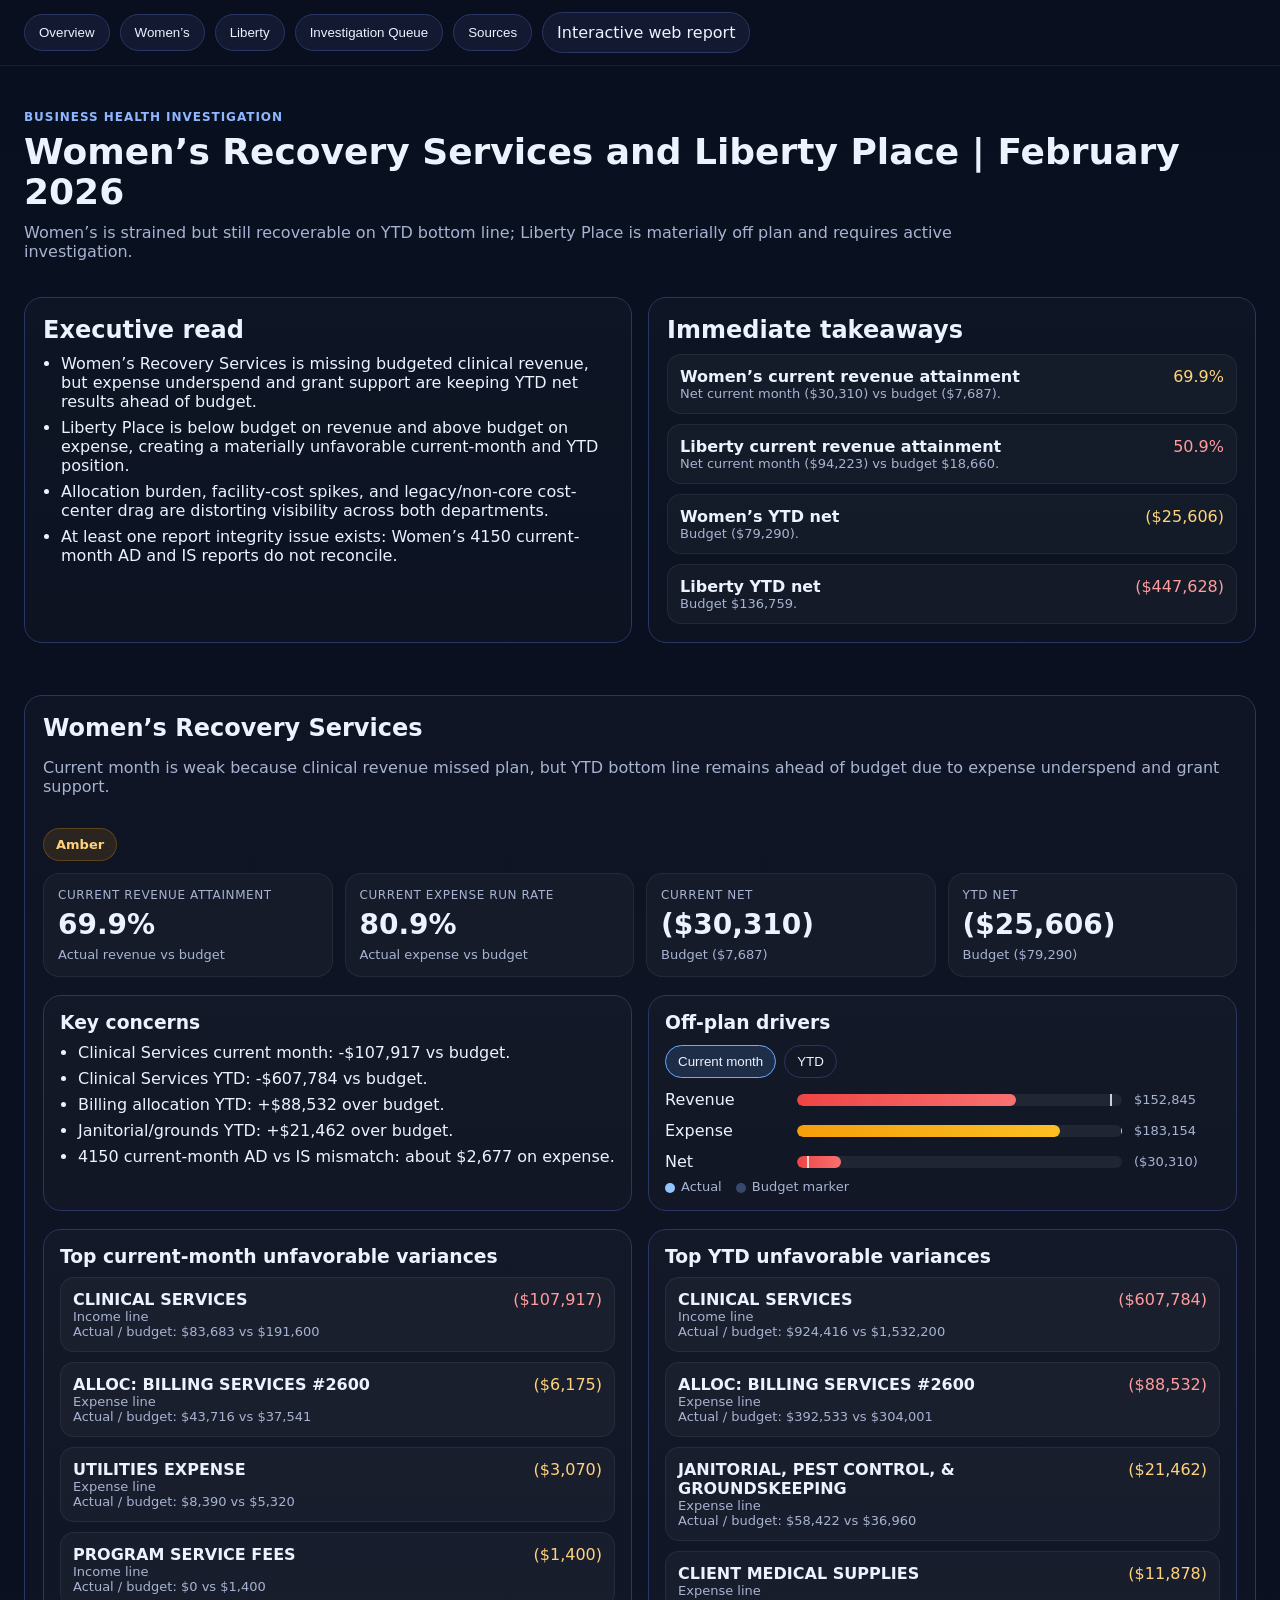
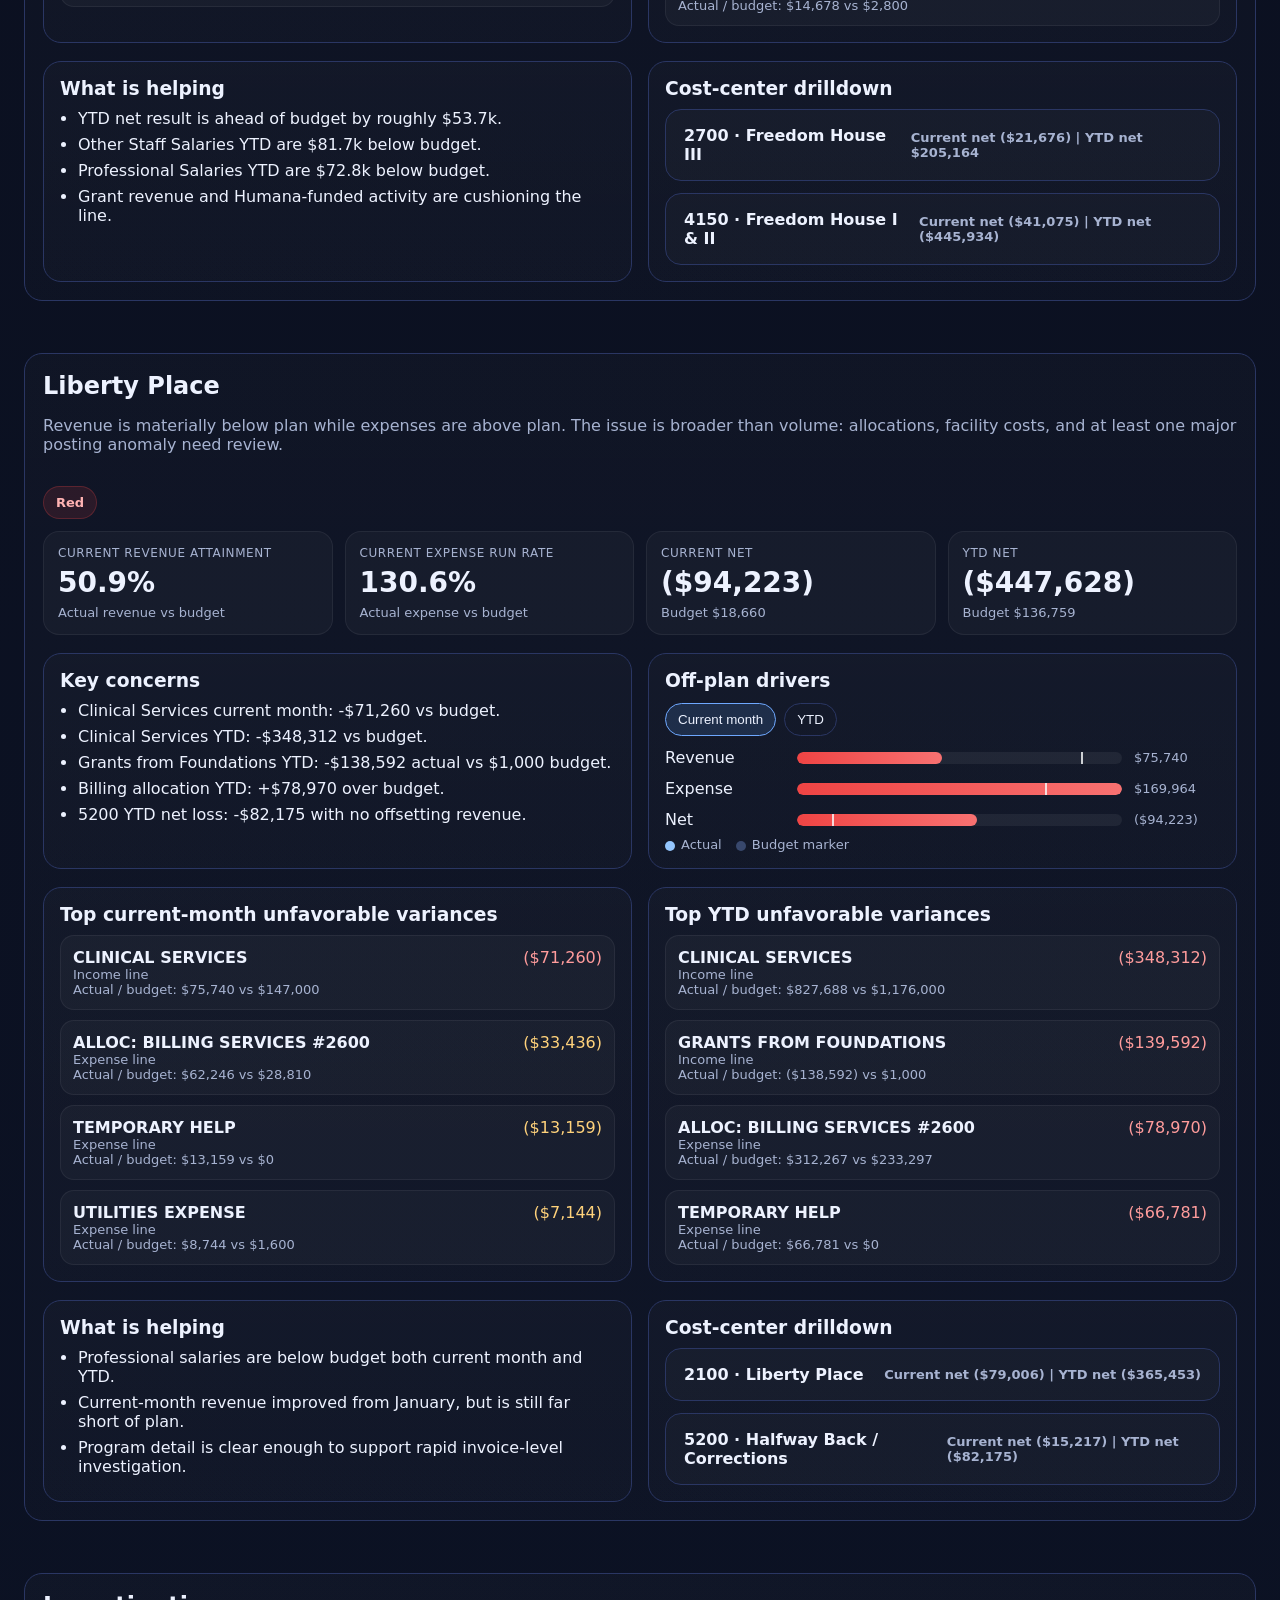
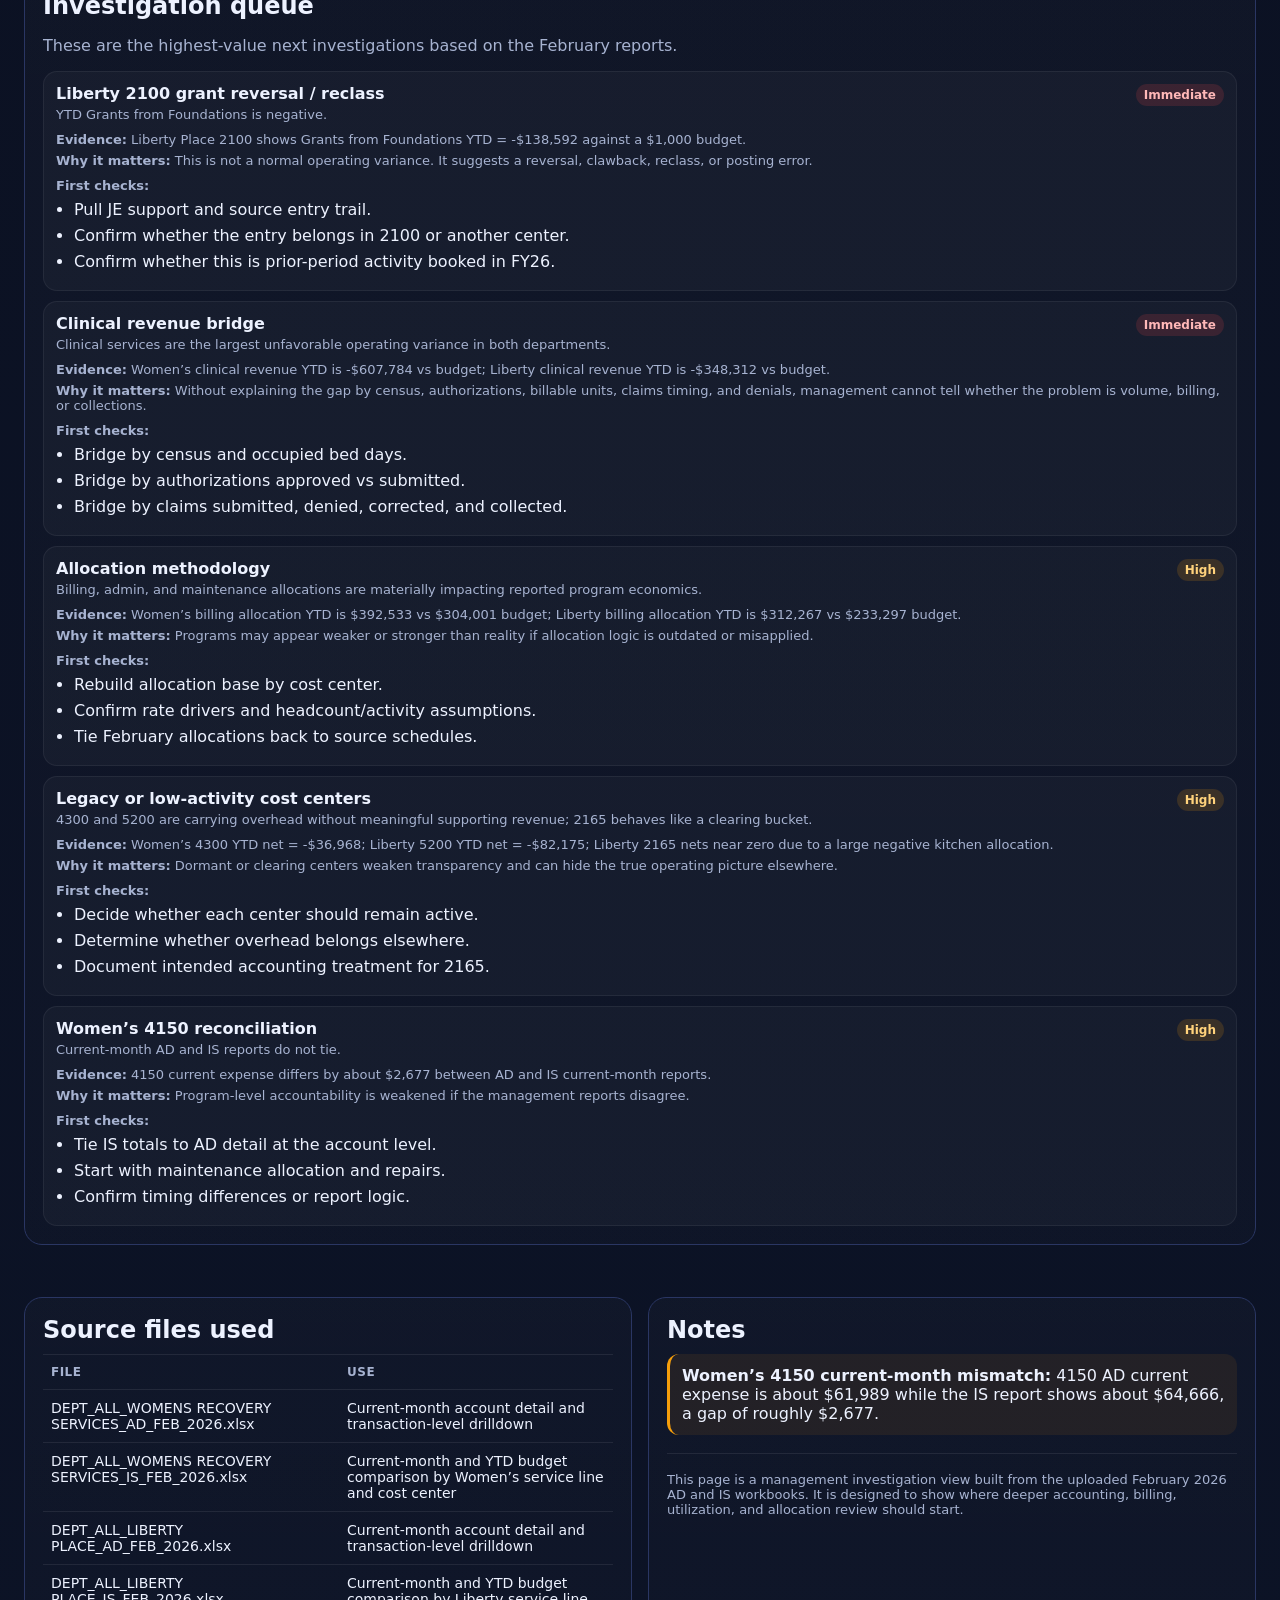
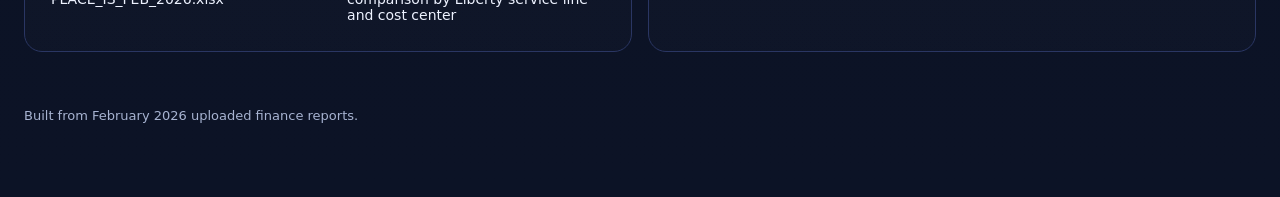
<file: index.html>
<!DOCTYPE html>
<html lang="en">
<head>
<meta charset="utf-8"/>
<meta name="viewport" content="width=device-width, initial-scale=1"/>
<title>Business Health Investigation Report</title>
<style>
:root { --bg:#0b1020; --panel:#121931; --text:#edf2ff; --muted:#a7b3d1; --warn:#f59e0b; --bad:#ef4444; --border:#2a3663; }
*{box-sizing:border-box}
body{margin:0;font-family:Inter,system-ui,-apple-system,Segoe UI,Roboto,sans-serif;background:linear-gradient(180deg,#08101f,#0b1020 18%,#0c1326 100%);color:var(--text)}
.container{max-width:1280px;margin:0 auto;padding:24px}
.hero{padding:20px 0 10px}
.kicker{color:#8fb6ff;font-weight:700;letter-spacing:.08em;text-transform:uppercase;font-size:12px}
h1{margin:8px 0 12px;font-size:36px;line-height:1.1}
.sub{color:var(--muted);font-size:16px;max-width:980px}
.nav{position:sticky;top:0;z-index:40;background:rgba(11,16,32,.85);backdrop-filter:blur(12px);border-bottom:1px solid rgba(255,255,255,.06)}
.nav-inner{max-width:1280px;margin:0 auto;padding:12px 24px;display:flex;gap:10px;flex-wrap:wrap;align-items:center}
.nav button,.pill{background:var(--panel);color:var(--text);border:1px solid var(--border);padding:10px 14px;border-radius:999px;cursor:pointer}
.section{padding:26px 0}
.grid{display:grid;gap:16px}
.grid-2{grid-template-columns:repeat(auto-fit,minmax(320px,1fr))}
.metric-grid{display:grid;grid-template-columns:repeat(auto-fit,minmax(200px,1fr));gap:12px}
.card{background:linear-gradient(180deg,rgba(255,255,255,.02),rgba(255,255,255,.01));border:1px solid var(--border);border-radius:18px;padding:18px}
.card h2,.card h3,.card h4{margin:0 0 10px}
.muted{color:var(--muted)}
.status{display:inline-flex;align-items:center;gap:8px;padding:8px 12px;border-radius:999px;font-size:13px;font-weight:700}
.status.red{background:rgba(239,68,68,.12);color:#ffb3b3;border:1px solid rgba(239,68,68,.25)}
.status.amber{background:rgba(245,158,11,.12);color:#ffd27b;border:1px solid rgba(245,158,11,.25)}
.metric{background:rgba(255,255,255,.03);border:1px solid rgba(255,255,255,.06);border-radius:16px;padding:14px}
.metric .label{font-size:12px;letter-spacing:.05em;text-transform:uppercase;color:var(--muted)}
.metric .value{font-size:28px;font-weight:800;margin-top:6px}
.metric .subval{margin-top:6px;font-size:13px;color:var(--muted)}
.toggle{display:flex;gap:8px;flex-wrap:wrap;margin:12px 0 0}
.toggle button{background:transparent;color:var(--text);border:1px solid var(--border);padding:8px 12px;border-radius:999px;cursor:pointer}
.toggle button.active{background:rgba(96,165,250,.15);border-color:#6ea8ff}
.chart{margin-top:12px;display:grid;gap:12px}
.bar-row{display:grid;grid-template-columns:120px 1fr 86px;gap:12px;align-items:center}
.bar-wrap{background:rgba(255,255,255,.06);height:12px;border-radius:999px;overflow:hidden;position:relative}
.bar{height:100%;border-radius:999px}
.bar.actual{background:linear-gradient(90deg,#60a5fa,#93c5fd)}
.bar.bad{background:linear-gradient(90deg,#ef4444,#f87171)}
.bar.warn{background:linear-gradient(90deg,#f59e0b,#fbbf24)}
.legend{display:flex;gap:14px;flex-wrap:wrap;color:var(--muted);font-size:13px;margin-top:8px}
.legend span::before{content:'';display:inline-block;width:10px;height:10px;border-radius:999px;margin-right:6px;vertical-align:middle}
.legend .lg-actual::before{background:#93c5fd} .legend .lg-budget::before{background:#38486d}
.budget-line{position:absolute;top:0;bottom:0;width:2px;background:#f8fafc;opacity:.8}
.list{margin:0;padding-left:18px}
.list li{margin:7px 0}
.issue-list{display:grid;gap:10px}
.issue{padding:12px;border-radius:14px;background:rgba(255,255,255,.03);border:1px solid rgba(255,255,255,.06)}
.issue .top{display:flex;justify-content:space-between;gap:14px;align-items:flex-start}
.issue .title{font-weight:700}
.issue .amt.bad{color:#ff9c9c} .issue .amt.warn{color:#ffd27b}
details{border:1px solid var(--border);border-radius:16px;background:rgba(255,255,255,.02)}
details + details{margin-top:12px}
summary{list-style:none;cursor:pointer;padding:16px 18px;font-weight:700;display:flex;justify-content:space-between;gap:12px;align-items:center}
summary::-webkit-details-marker{display:none}
.summary-meta{color:var(--muted);font-size:13px;font-weight:600}
.detail-body{padding:0 18px 18px}
.table{width:100%;border-collapse:collapse;font-size:14px}
.table th,.table td{padding:10px 8px;border-top:1px solid rgba(255,255,255,.08);text-align:left;vertical-align:top}
.table th{color:var(--muted);font-weight:700;font-size:12px;text-transform:uppercase;letter-spacing:.04em}
.badge{display:inline-block;border-radius:999px;padding:4px 8px;font-size:12px;font-weight:700}
.badge.immediate{background:rgba(239,68,68,.16);color:#ffb8b8}
.badge.high{background:rgba(245,158,11,.16);color:#ffd27b}
.badge.medium{background:rgba(96,165,250,.16);color:#cfe2ff}
.footer{padding:30px 0 50px;color:var(--muted);font-size:13px}
.small{font-size:13px;color:var(--muted)}
.note{padding:12px;border-left:3px solid var(--warn);background:rgba(245,158,11,.08);border-radius:12px}
hr.sep{border:none;border-top:1px solid rgba(255,255,255,.08);margin:18px 0}
@media (max-width: 700px) { h1{font-size:28px} .bar-row{grid-template-columns:92px 1fr 70px} .container{padding:16px} .nav-inner{padding:12px 16px} }
</style>
</head>
<body>
<div class="nav"><div class="nav-inner">
<button onclick="jump('overview')">Overview</button>
<button onclick="jump('womens')">Women’s</button>
<button onclick="jump('liberty')">Liberty</button>
<button onclick="jump('investigation')">Investigation Queue</button>
<button onclick="jump('sources')">Sources</button>
<span class="pill">Interactive web report</span>
</div></div>
<div class="container">
<section class="hero">
<div class="kicker">Business health investigation</div>
<h1>Women’s Recovery Services and Liberty Place | February 2026</h1>
<div class="sub">Women’s is strained but still recoverable on YTD bottom line; Liberty Place is materially off plan and requires active investigation.</div>
</section>
<section id="overview" class="section"><div class="grid grid-2">
<div class="card"><h2>Executive read</h2><ul class="list" id="overview-bullets"></ul></div>
<div class="card"><h2>Immediate takeaways</h2><div id="overview-cards" class="issue-list"></div></div>
</div></section>
<section id="womens" class="section"></section>
<section id="liberty" class="section"></section>
<section id="investigation" class="section"><div class="card"><h2>Investigation queue</h2><p class="muted">These are the highest-value next investigations based on the February reports.</p><div id="investigation-list" class="issue-list"></div></div></section>
<section id="sources" class="section"><div class="grid grid-2">
<div class="card"><h2>Source files used</h2><table class="table" id="source-table"></table></div>
<div class="card"><h2>Notes</h2><div id="quality-notes"></div><hr class="sep"/><p class="small">This page is a management investigation view built from the uploaded February 2026 AD and IS workbooks. It is designed to show where deeper accounting, billing, utilization, and allocation review should start.</p></div>
</div></section>
<div class="footer">Built from February 2026 uploaded finance reports.</div>
</div>
<script>
const DATA = {"title": "Business Health Investigation Report", "subtitle": "Women\u2019s Recovery Services and Liberty Place | February 2026", "sources": [{"file": "DEPT_ALL_WOMENS RECOVERY SERVICES_AD_FEB_2026.xlsx", "purpose": "Current-month account detail and transaction-level drilldown"}, {"file": "DEPT_ALL_WOMENS RECOVERY SERVICES_IS_FEB_2026.xlsx", "purpose": "Current-month and YTD budget comparison by Women\u2019s service line and cost center"}, {"file": "DEPT_ALL_LIBERTY PLACE_AD_FEB_2026.xlsx", "purpose": "Current-month account detail and transaction-level drilldown"}, {"file": "DEPT_ALL_LIBERTY PLACE_IS_FEB_2026.xlsx", "purpose": "Current-month and YTD budget comparison by Liberty service line and cost center"}], "overview": {"headline": "Women\u2019s is strained but still recoverable on YTD bottom line; Liberty Place is materially off plan and requires active investigation.", "bullets": ["Women\u2019s Recovery Services is missing budgeted clinical revenue, but expense underspend and grant support are keeping YTD net results ahead of budget.", "Liberty Place is below budget on revenue and above budget on expense, creating a materially unfavorable current-month and YTD position.", "Allocation burden, facility-cost spikes, and legacy/non-core cost-center drag are distorting visibility across both departments.", "At least one report integrity issue exists: Women\u2019s 4150 current-month AD and IS reports do not reconcile."]}, "departments": {"womens": {"name": "Women\u2019s Recovery Services", "status": "Amber", "summary": "Current month is weak because clinical revenue missed plan, but YTD bottom line remains ahead of budget due to expense underspend and grant support.", "concerns": ["Clinical Services current month: -$107,917 vs budget.", "Clinical Services YTD: -$607,784 vs budget.", "Billing allocation YTD: +$88,532 over budget.", "Janitorial/grounds YTD: +$21,462 over budget.", "4150 current-month AD vs IS mismatch: about $2,677 on expense."], "strengths": ["YTD net result is ahead of budget by roughly $53.7k.", "Other Staff Salaries YTD are $81.7k below budget.", "Professional Salaries YTD are $72.8k below budget.", "Grant revenue and Humana-funded activity are cushioning the line."], "metrics": {"current": {"revenue": {"actual": 152845.0, "budget": 218750.0, "delta": -65905.0}, "expense": {"actual": 183154.0, "budget": 226438.0, "delta": -43284.0}, "net": {"actual": -30310.0, "budget": -7687.0, "delta": -22623.0}}, "ytd": {"revenue": {"actual": 1599478.0, "budget": 1749400.0, "delta": -149922.0}, "expense": {"actual": 1625087.0, "budget": 1828691.0, "delta": -203604.0}, "net": {"actual": -25606.0, "budget": -79290.0, "delta": 53684.0}}}, "current_revenue_attainment": 69.9, "current_expense_runrate": 80.9, "top_current_issues": [{"label": "CLINICAL SERVICES", "section": "income", "actual": 83683.0, "budget": 191600.0, "delta": -107917.0, "favorable_value": -107917.0}, {"label": "ALLOC: BILLING SERVICES #2600", "section": "expense", "actual": 43716.0, "budget": 37541.0, "delta": 6175.0, "favorable_value": -6175.0}, {"label": "UTILITIES EXPENSE", "section": "expense", "actual": 8390.0, "budget": 5320.0, "delta": 3070.0, "favorable_value": -3070.0}, {"label": "PROGRAM SERVICE FEES", "section": "income", "actual": 0.0, "budget": 1400.0, "delta": -1400.0, "favorable_value": -1400.0}], "top_ytd_issues": [{"label": "CLINICAL SERVICES", "section": "income", "actual": 924416.0, "budget": 1532200.0, "delta": -607784.0, "favorable_value": -607784.0}, {"label": "ALLOC: BILLING SERVICES #2600", "section": "expense", "actual": 392533.0, "budget": 304001.0, "delta": 88532.0, "favorable_value": -88532.0}, {"label": "JANITORIAL, PEST CONTROL, & GROUNDSKEEPING", "section": "expense", "actual": 58422.0, "budget": 36960.0, "delta": 21462.0, "favorable_value": -21462.0}, {"label": "CLIENT MEDICAL SUPPLIES", "section": "expense", "actual": 14678.0, "budget": 2800.0, "delta": 11878.0, "favorable_value": -11878.0}], "cost_centers": [{"code": "2700", "name": "Freedom House III", "metrics": {"current": {"revenue": {"actual": 85700.0, "budget": 178240.0, "delta": -92540.0}, "expense": {"actual": 107375.0, "budget": 132076.0, "delta": -24701.0}, "net": {"actual": -21676.0, "budget": 46164.0, "delta": -67840.0}}, "ytd": {"revenue": {"actual": 1142416.0, "budget": 1425920.0, "delta": -283504.0}, "expense": {"actual": 937254.0, "budget": 1067766.0, "delta": -130512.0}, "net": {"actual": 205164.0, "budget": 358153.0, "delta": -152989.0}}}, "top_current_issues": [{"label": "CLINICAL SERVICES", "section": "income", "actual": 60092.0, "budget": 152640.0, "delta": -92548.0, "favorable_value": -92548.0}, {"label": "ALLOC: BILLING SERVICES #2600", "section": "expense", "actual": 43716.0, "budget": 29916.0, "delta": 13800.0, "favorable_value": -13800.0}], "top_ytd_issues": [{"label": "CLINICAL SERVICES", "section": "income", "actual": 775233.0, "budget": 1221120.0, "delta": -445887.0, "favorable_value": -445887.0}, {"label": "ALLOC: BILLING SERVICES #2600", "section": "expense", "actual": 392525.0, "budget": 242248.0, "delta": 150277.0, "favorable_value": -150277.0}], "flagged_sections": [{"name": "UTILITIES EXPENSE", "actual": 5507.12, "budget": 3000.0, "variance": -2507.12, "top_vendors": [{"vendor": "LG&E", "amount": 3081.48}, {"vendor": "LOUISVILLE WATER COMPANY", "amount": 2348.42}, {"vendor": "INDUSTRIAL DISPOSAL CO.", "amount": 77.22}]}]}, {"code": "4150", "name": "Freedom House I & II", "metrics": {"current": {"revenue": {"actual": 23591.0, "budget": 39310.0, "delta": -15719.0}, "expense": {"actual": 64668.0, "budget": 93194.0, "delta": -28526.0}, "net": {"actual": -41075.0, "budget": -53884.0, "delta": 12809.0}}, "ytd": {"revenue": {"actual": 152465.0, "budget": 314480.0, "delta": -162015.0}, "expense": {"actual": 598400.0, "budget": 751571.0, "delta": -153171.0}, "net": {"actual": -445934.0, "budget": -437092.0, "delta": -8842.0}}}, "top_current_issues": [{"label": "CLINICAL SERVICES", "section": "income", "actual": 23591.0, "budget": 38160.0, "delta": -14569.0, "favorable_value": -14569.0}, {"label": "PROFESSIONAL SALARIES", "section": "expense", "actual": 14950.0, "budget": 9443.0, "delta": 5507.0, "favorable_value": -5507.0}], "top_ytd_issues": [{"label": "CLINICAL SERVICES", "section": "income", "actual": 149154.0, "budget": 305280.0, "delta": -156126.0, "favorable_value": -156126.0}, {"label": "PROFESSIONAL SALARIES", "section": "expense", "actual": 130635.0, "budget": 75548.0, "delta": 55087.0, "favorable_value": -55087.0}], "flagged_sections": [{"name": "UTILITIES EXPENSE", "actual": 2882.52, "budget": 2200.0, "variance": -682.52, "top_vendors": [{"vendor": "LG&E", "amount": 2152.98}, {"vendor": "LOUISVILLE WATER COMPANY", "amount": 729.54}]}]}]}, "liberty": {"name": "Liberty Place", "status": "Red", "summary": "Revenue is materially below plan while expenses are above plan. The issue is broader than volume: allocations, facility costs, and at least one major posting anomaly need review.", "concerns": ["Clinical Services current month: -$71,260 vs budget.", "Clinical Services YTD: -$348,312 vs budget.", "Grants from Foundations YTD: -$138,592 actual vs $1,000 budget.", "Billing allocation YTD: +$78,970 over budget.", "5200 YTD net loss: -$82,175 with no offsetting revenue."], "strengths": ["Professional salaries are below budget both current month and YTD.", "Current-month revenue improved from January, but is still far short of plan.", "Program detail is clear enough to support rapid invoice-level investigation."], "metrics": {"current": {"revenue": {"actual": 75740.0, "budget": 148800.0, "delta": -73060.0}, "expense": {"actual": 169964.0, "budget": 130140.0, "delta": 39824.0}, "net": {"actual": -94223.0, "budget": 18660.0, "delta": -112883.0}}, "ytd": {"revenue": {"actual": 689096.0, "budget": 1191400.0, "delta": -502304.0}, "expense": {"actual": 1136722.0, "budget": 1054641.0, "delta": 82081.0}, "net": {"actual": -447628.0, "budget": 136759.0, "delta": -584387.0}}}, "current_revenue_attainment": 50.9, "current_expense_runrate": 130.6, "top_current_issues": [{"label": "CLINICAL SERVICES", "section": "income", "actual": 75740.0, "budget": 147000.0, "delta": -71260.0, "favorable_value": -71260.0}, {"label": "ALLOC: BILLING SERVICES #2600", "section": "expense", "actual": 62246.0, "budget": 28810.0, "delta": 33436.0, "favorable_value": -33436.0}, {"label": "TEMPORARY HELP", "section": "expense", "actual": 13159.0, "budget": 0.0, "delta": 13159.0, "favorable_value": -13159.0}, {"label": "UTILITIES EXPENSE", "section": "expense", "actual": 8744.0, "budget": 1600.0, "delta": 7144.0, "favorable_value": -7144.0}], "top_ytd_issues": [{"label": "CLINICAL SERVICES", "section": "income", "actual": 827688.0, "budget": 1176000.0, "delta": -348312.0, "favorable_value": -348312.0}, {"label": "GRANTS FROM FOUNDATIONS", "section": "income", "actual": -138592.0, "budget": 1000.0, "delta": -139592.0, "favorable_value": -139592.0}, {"label": "ALLOC: BILLING SERVICES #2600", "section": "expense", "actual": 312267.0, "budget": 233297.0, "delta": 78970.0, "favorable_value": -78970.0}, {"label": "TEMPORARY HELP", "section": "expense", "actual": 66781.0, "budget": 0.0, "delta": 66781.0, "favorable_value": -66781.0}], "cost_centers": [{"code": "2100", "name": "Liberty Place", "metrics": {"current": {"revenue": {"actual": 75740.0, "budget": 148800.0, "delta": -73060.0}, "expense": {"actual": 154747.0, "budget": 130140.0, "delta": 24607.0}, "net": {"actual": -79006.0, "budget": 18660.0, "delta": -97666.0}}, "ytd": {"revenue": {"actual": 689096.0, "budget": 1191400.0, "delta": -502304.0}, "expense": {"actual": 1054547.0, "budget": 1054641.0, "delta": -94.0}, "net": {"actual": -365453.0, "budget": 136759.0, "delta": -502212.0}}}, "top_current_issues": [{"label": "CLINICAL SERVICES", "section": "income", "actual": 75740.0, "budget": 147000.0, "delta": -71260.0, "favorable_value": -71260.0}, {"label": "ALLOC: BILLING SERVICES #2600", "section": "expense", "actual": 62246.0, "budget": 28810.0, "delta": 33436.0, "favorable_value": -33436.0}], "top_ytd_issues": [{"label": "CLINICAL SERVICES", "section": "income", "actual": 827688.0, "budget": 1176000.0, "delta": -348312.0, "favorable_value": -348312.0}, {"label": "GRANTS FROM FOUNDATIONS", "section": "income", "actual": -138592.0, "budget": 1000.0, "delta": -139592.0, "favorable_value": -139592.0}], "flagged_sections": [{"name": "UTILITIES EXPENSE", "actual": 8743.96, "budget": 1600.0, "variance": -7143.96, "top_vendors": [{"vendor": "LG&E", "amount": 5222.52}, {"vendor": "LOUISVILLE WATER COMPANY", "amount": 3478.42}, {"vendor": "INDUSTRIAL DISPOSAL CO.", "amount": 43.02}]}, {"name": "INDEPENDENT CONTRACTORS", "actual": 5625.31, "budget": 3500.0, "variance": -2125.31, "top_vendors": [{"vendor": "WYATT, TARRANT & COMBS, LLP", "amount": 3029.06}, {"vendor": "U OF L DEPARTMENT OF PSYCHIATRY", "amount": 1000.0}, {"vendor": "KUHN MEDICAL GROUP", "amount": 875.0}, {"vendor": "KELLY RENEE TURNER", "amount": 721.25}]}]}, {"code": "5200", "name": "Halfway Back / Corrections", "metrics": {"current": {"revenue": {"actual": 0.0, "budget": 0.0, "delta": 0.0}, "expense": {"actual": 15217.0, "budget": 0.0, "delta": 15217.0}, "net": {"actual": -15217.0, "budget": 0.0, "delta": -15217.0}}, "ytd": {"revenue": {"actual": 0.0, "budget": 0.0, "delta": 0.0}, "expense": {"actual": 82175.0, "budget": 0.0, "delta": 82175.0}, "net": {"actual": -82175.0, "budget": 0.0, "delta": -82175.0}}}, "top_current_issues": [{"label": "TEMPORARY HELP", "section": "expense", "actual": 13159.0, "budget": 0.0, "delta": 13159.0, "favorable_value": -13159.0}, {"label": "INDEPENDENT CONTRACTORS", "section": "expense", "actual": 1875.0, "budget": 0.0, "delta": 1875.0, "favorable_value": -1875.0}], "top_ytd_issues": [{"label": "TEMPORARY HELP", "section": "expense", "actual": 66781.0, "budget": 0.0, "delta": 66781.0, "favorable_value": -66781.0}, {"label": "INDEPENDENT CONTRACTORS", "section": "expense", "actual": 14225.0, "budget": 0.0, "delta": 14225.0, "favorable_value": -14225.0}], "flagged_sections": [{"name": "INDEPENDENT CONTRACTORS", "actual": 1875.0, "budget": 0.0, "variance": -1875.0, "top_vendors": [{"vendor": "U OF L DEPARTMENT OF PSYCHIATRY", "amount": 1000.0}, {"vendor": "KUHN MEDICAL GROUP", "amount": 875.0}]}, {"name": "TEMPORARY HELP", "actual": 13159.47, "budget": 0.0, "variance": -13159.47, "top_vendors": [{"vendor": "AMS HEALTHCARE STAFFING", "amount": 13159.47}]}]}]}} , "investigation_queue": [{"priority": "Immediate", "area": "Liberty 2100 grant reversal / reclass", "issue": "YTD Grants from Foundations is negative.", "evidence": "Liberty Place 2100 shows Grants from Foundations YTD = -$138,592 against a $1,000 budget.", "why": "This is not a normal operating variance. It suggests a reversal, clawback, reclass, or posting error.", "checks": ["Pull JE support and source entry trail.", "Confirm whether the entry belongs in 2100 or another center.", "Confirm whether this is prior-period activity booked in FY26."]}, {"priority": "Immediate", "area": "Clinical revenue bridge", "issue": "Clinical services are the largest unfavorable operating variance in both departments.", "evidence": "Women’s clinical revenue YTD is -$607,784 vs budget; Liberty clinical revenue YTD is -$348,312 vs budget.", "why": "Without explaining the gap by census, authorizations, billable units, claims timing, and denials, management cannot tell whether the problem is volume, billing, or collections.", "checks": ["Bridge by census and occupied bed days.", "Bridge by authorizations approved vs submitted.", "Bridge by claims submitted, denied, corrected, and collected."]}, {"priority": "High", "area": "Allocation methodology", "issue": "Billing, admin, and maintenance allocations are materially impacting reported program economics.", "evidence": "Women’s billing allocation YTD is $392,533 vs $304,001 budget; Liberty billing allocation YTD is $312,267 vs $233,297 budget.", "why": "Programs may appear weaker or stronger than reality if allocation logic is outdated or misapplied.", "checks": ["Rebuild allocation base by cost center.", "Confirm rate drivers and headcount/activity assumptions.", "Tie February allocations back to source schedules."]}, {"priority": "High", "area": "Legacy or low-activity cost centers", "issue": "4300 and 5200 are carrying overhead without meaningful supporting revenue; 2165 behaves like a clearing bucket.", "evidence": "Women’s 4300 YTD net = -$36,968; Liberty 5200 YTD net = -$82,175; Liberty 2165 nets near zero due to a large negative kitchen allocation.", "why": "Dormant or clearing centers weaken transparency and can hide the true operating picture elsewhere.", "checks": ["Decide whether each center should remain active.", "Determine whether overhead belongs elsewhere.", "Document intended accounting treatment for 2165."]}, {"priority": "High", "area": "Women’s 4150 reconciliation", "issue": "Current-month AD and IS reports do not tie.", "evidence": "4150 current expense differs by about $2,677 between AD and IS current-month reports.", "why": "Program-level accountability is weakened if the management reports disagree.", "checks": ["Tie IS totals to AD detail at the account level.", "Start with maintenance allocation and repairs.", "Confirm timing differences or report logic."]}], "data_quality": [{"title": "Women’s 4150 current-month mismatch", "detail": "4150 AD current expense is about $61,989 while the IS report shows about $64,666, a gap of roughly $2,677."}]};
function jump(id){document.getElementById(id).scrollIntoView({behavior:'smooth',block:'start'});}
function fmtCurrency(n){const abs=Math.abs(n);const s=abs.toLocaleString(undefined,{maximumFractionDigits:0});return n<0?`($${s})`:`$${s}`;}
function fmtPct(n){return n==null?'—':`${n.toFixed(1)}%`;}
function issueClass(item){const abs=Math.abs(item.favorable_value);if(abs>=50000)return'bad';return'warn';}
function buildBarChart(metrics,period){const keys=['revenue','expense','net'];const labels={revenue:'Revenue',expense:'Expense',net:'Net'};const max=Math.max(...keys.flatMap(k=>[Math.abs(metrics[period][k].actual),Math.abs(metrics[period][k].budget)]),1);const rows=keys.map(k=>{const actual=Math.abs(metrics[period][k].actual);const budget=Math.abs(metrics[period][k].budget);const actualPct=actual/max*100;const budgetPct=budget/max*100;const delta=metrics[period][k].delta;const barClass=(k==='net'&&delta<0)||(k!=='net'&&((k==='revenue'&&delta<0)||(k==='expense'&&delta>0)))?'bad':(Math.abs(delta)>0?'warn':'actual');return `<div class="bar-row"><div>${labels[k]}</div><div class="bar-wrap"><div class="bar ${barClass==='actual'?'actual':barClass}" style="width:${actualPct}%"></div><div class="budget-line" style="left:calc(${budgetPct}% - 1px)"></div></div><div class="small">${fmtCurrency(metrics[period][k].actual)}</div></div>`;}).join('');return `<div class="chart">${rows}</div><div class="legend"><span class="lg-actual">Actual</span><span class="lg-budget">Budget marker</span></div>`;}
function issueList(items){return items.map(item=>`<div class="issue"><div class="top"><div><div class="title">${item.label}</div><div class="small">${item.section.charAt(0).toUpperCase()+item.section.slice(1)} line</div></div><div class="amt ${issueClass(item)}">${fmtCurrency(item.favorable_value)}</div></div><div class="small">Actual / budget: ${fmtCurrency(item.actual)} vs ${fmtCurrency(item.budget)}</div></div>`).join('');}
function vendorTable(sections){if(!sections.length)return `<div class="small">No flagged current-month detail sections were available for this cost center.</div>`;return sections.map(sec=>{const vendors=sec.top_vendors.length?`<table class="table"><thead><tr><th>Vendor</th><th>Amount</th></tr></thead><tbody>${sec.top_vendors.map(v=>`<tr><td>${v.vendor}</td><td>${fmtCurrency(v.amount)}</td></tr>`).join('')}</tbody></table>`:`<div class="small">No vendor-tagged entries captured for this section.</div>`;return `<details><summary><span>${sec.name}</span><span class="summary-meta">${fmtCurrency(sec.actual)} actual | ${fmtCurrency(sec.budget)} budget</span></summary><div class="detail-body">${vendors}</div></details>`;}).join('');}
function costCenterDetails(cc){return `<details><summary><span>${cc.code} · ${cc.name}</span><span class="summary-meta">Current net ${fmtCurrency(cc.metrics.current.net.actual)} | YTD net ${fmtCurrency(cc.metrics.ytd.net.actual)}</span></summary><div class="detail-body"><div class="metric-grid"><div class="metric"><div class="label">Current revenue</div><div class="value">${fmtCurrency(cc.metrics.current.revenue.actual)}</div><div class="subval">Budget ${fmtCurrency(cc.metrics.current.revenue.budget)}</div></div><div class="metric"><div class="label">Current expense</div><div class="value">${fmtCurrency(cc.metrics.current.expense.actual)}</div><div class="subval">Budget ${fmtCurrency(cc.metrics.current.expense.budget)}</div></div><div class="metric"><div class="label">YTD revenue</div><div class="value">${fmtCurrency(cc.metrics.ytd.revenue.actual)}</div><div class="subval">Budget ${fmtCurrency(cc.metrics.ytd.revenue.budget)}</div></div><div class="metric"><div class="label">YTD expense</div><div class="value">${fmtCurrency(cc.metrics.ytd.expense.actual)}</div><div class="subval">Budget ${fmtCurrency(cc.metrics.ytd.expense.budget)}</div></div></div><div class="grid grid-2" style="margin-top:16px"><div><h4>Top current issues</h4><div class="issue-list">${issueList(cc.top_current_issues)}</div></div><div><h4>Top YTD issues</h4><div class="issue-list">${issueList(cc.top_ytd_issues)}</div></div></div><div style="margin-top:16px"><h4>Flagged current-month detail sections</h4>${vendorTable(cc.flagged_sections)}</div></div></details>`;}
function renderDepartment(key){const dept=DATA.departments[key];const container=document.getElementById(key);container.innerHTML=`<div class="card"><div style="display:flex;justify-content:space-between;gap:16px;flex-wrap:wrap;align-items:flex-start"><div><h2>${dept.name}</h2><p class="muted">${dept.summary}</p></div><div class="status ${dept.status.toLowerCase()}">${dept.status}</div></div><div class="metric-grid" style="margin-top:12px"><div class="metric"><div class="label">Current revenue attainment</div><div class="value">${fmtPct(dept.current_revenue_attainment)}</div><div class="subval">Actual revenue vs budget</div></div><div class="metric"><div class="label">Current expense run rate</div><div class="value">${fmtPct(dept.current_expense_runrate)}</div><div class="subval">Actual expense vs budget</div></div><div class="metric"><div class="label">Current net</div><div class="value">${fmtCurrency(dept.metrics.current.net.actual)}</div><div class="subval">Budget ${fmtCurrency(dept.metrics.current.net.budget)}</div></div><div class="metric"><div class="label">YTD net</div><div class="value">${fmtCurrency(dept.metrics.ytd.net.actual)}</div><div class="subval">Budget ${fmtCurrency(dept.metrics.ytd.net.budget)}</div></div></div><div class="grid grid-2" style="margin-top:18px"><div class="card" style="padding:16px"><h3>Key concerns</h3><ul class="list">${dept.concerns.map(x=>`<li>${x}</li>`).join('')}</ul></div><div class="card" style="padding:16px"><h3>Off-plan drivers</h3><div class="toggle"><button class="period-toggle active" data-target="${key}-chart" data-period="current">Current month</button><button class="period-toggle" data-target="${key}-chart" data-period="ytd">YTD</button></div><div id="${key}-chart">${buildBarChart(dept.metrics,'current')}</div></div></div><div class="grid grid-2" style="margin-top:18px"><div class="card" style="padding:16px"><h3>Top current-month unfavorable variances</h3><div class="issue-list">${issueList(dept.top_current_issues)}</div></div><div class="card" style="padding:16px"><h3>Top YTD unfavorable variances</h3><div class="issue-list">${issueList(dept.top_ytd_issues)}</div></div></div><div class="grid grid-2" style="margin-top:18px"><div class="card" style="padding:16px"><h3>What is helping</h3><ul class="list">${dept.strengths.map(x=>`<li>${x}</li>`).join('')}</ul></div><div class="card" style="padding:16px"><h3>Cost-center drilldown</h3>${dept.cost_centers.map(cc=>costCenterDetails(cc)).join('')}</div></div></div>`;}
function renderOverview(){document.getElementById('overview-bullets').innerHTML=DATA.overview.bullets.map(b=>`<li>${b}</li>`).join('');const cards=[{label:'Women’s current revenue attainment',value:fmtPct(DATA.departments.womens.current_revenue_attainment),tone:'warn',detail:`Net current month ${fmtCurrency(DATA.departments.womens.metrics.current.net.actual)} vs budget ${fmtCurrency(DATA.departments.womens.metrics.current.net.budget)}.`},{label:'Liberty current revenue attainment',value:fmtPct(DATA.departments.liberty.current_revenue_attainment),tone:'bad',detail:`Net current month ${fmtCurrency(DATA.departments.liberty.metrics.current.net.actual)} vs budget ${fmtCurrency(DATA.departments.liberty.metrics.current.net.budget)}.`},{label:'Women’s YTD net',value:fmtCurrency(DATA.departments.womens.metrics.ytd.net.actual),tone:'warn',detail:`Budget ${fmtCurrency(DATA.departments.womens.metrics.ytd.net.budget)}.`},{label:'Liberty YTD net',value:fmtCurrency(DATA.departments.liberty.metrics.ytd.net.actual),tone:'bad',detail:`Budget ${fmtCurrency(DATA.departments.liberty.metrics.ytd.net.budget)}.`}];document.getElementById('overview-cards').innerHTML=cards.map(c=>`<div class="issue"><div class="top"><div><div class="title">${c.label}</div><div class="small">${c.detail}</div></div><div class="amt ${c.tone}">${c.value}</div></div></div>`).join('');}
function renderInvestigation(){document.getElementById('investigation-list').innerHTML=DATA.investigation_queue.map(item=>`<div class="issue"><div class="top"><div><div class="title">${item.area}</div><div class="small" style="margin-top:4px">${item.issue}</div></div><span class="badge ${item.priority.toLowerCase()}">${item.priority}</span></div><div class="small" style="margin-top:10px"><strong>Evidence:</strong> ${item.evidence}</div><div class="small" style="margin-top:6px"><strong>Why it matters:</strong> ${item.why}</div><div class="small" style="margin-top:10px"><strong>First checks:</strong></div><ul class="list">${item.checks.map(c=>`<li>${c}</li>`).join('')}</ul></div>`).join('');}
function renderSources(){document.getElementById('source-table').innerHTML=`<thead><tr><th>File</th><th>Use</th></tr></thead><tbody>${DATA.sources.map(s=>`<tr><td>${s.file}</td><td>${s.purpose}</td></tr>`).join('')}</tbody>`;document.getElementById('quality-notes').innerHTML=DATA.data_quality.map(n=>`<div class="note"><strong>${n.title}:</strong> ${n.detail}</div>`).join('');}
function bindToggles(){document.querySelectorAll('.period-toggle').forEach(btn=>{btn.addEventListener('click',()=>{const target=btn.dataset.target;const period=btn.dataset.period;document.querySelectorAll(`[data-target="${target}"]`).forEach(b=>b.classList.remove('active'));btn.classList.add('active');const deptKey=target.replace('-chart','');document.getElementById(target).innerHTML=buildBarChart(DATA.departments[deptKey].metrics,period);});});}
renderOverview();renderDepartment('womens');renderDepartment('liberty');renderInvestigation();renderSources();bindToggles();
</script>
</body>
</html>
</file>
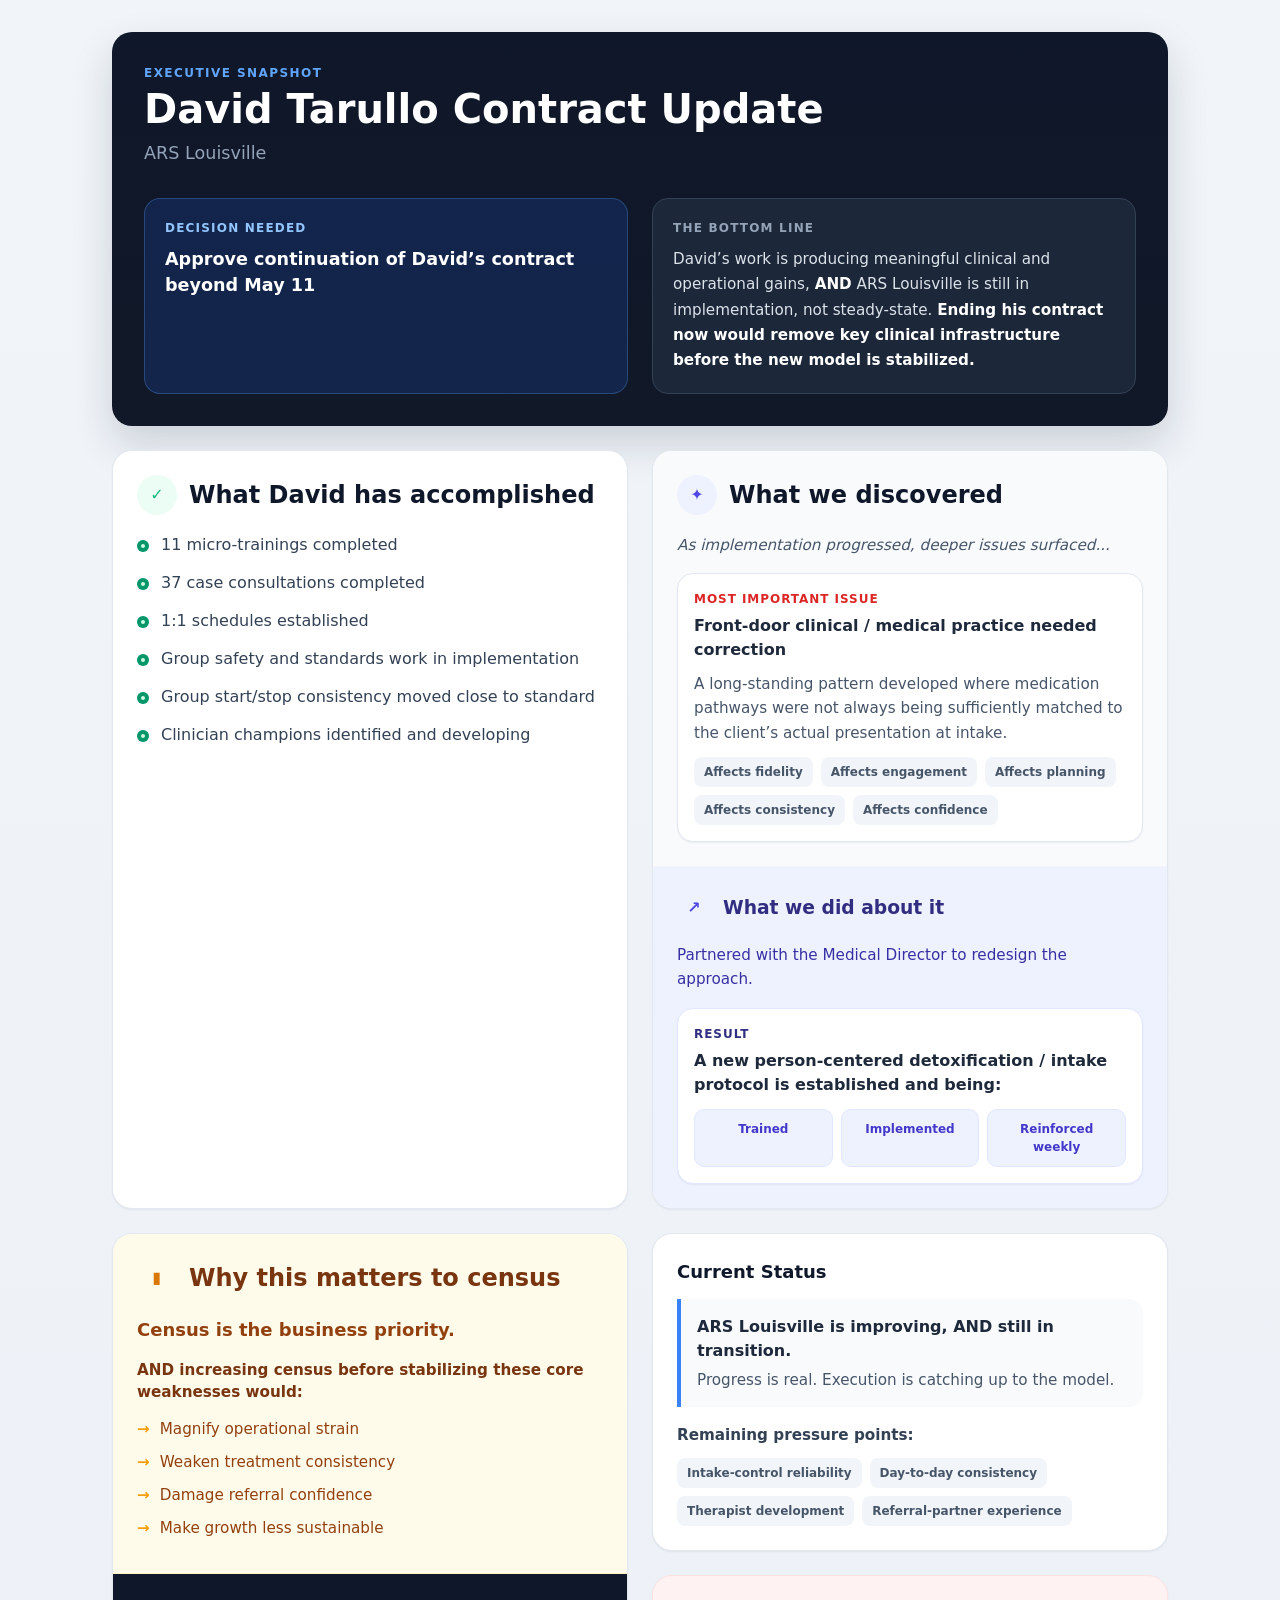
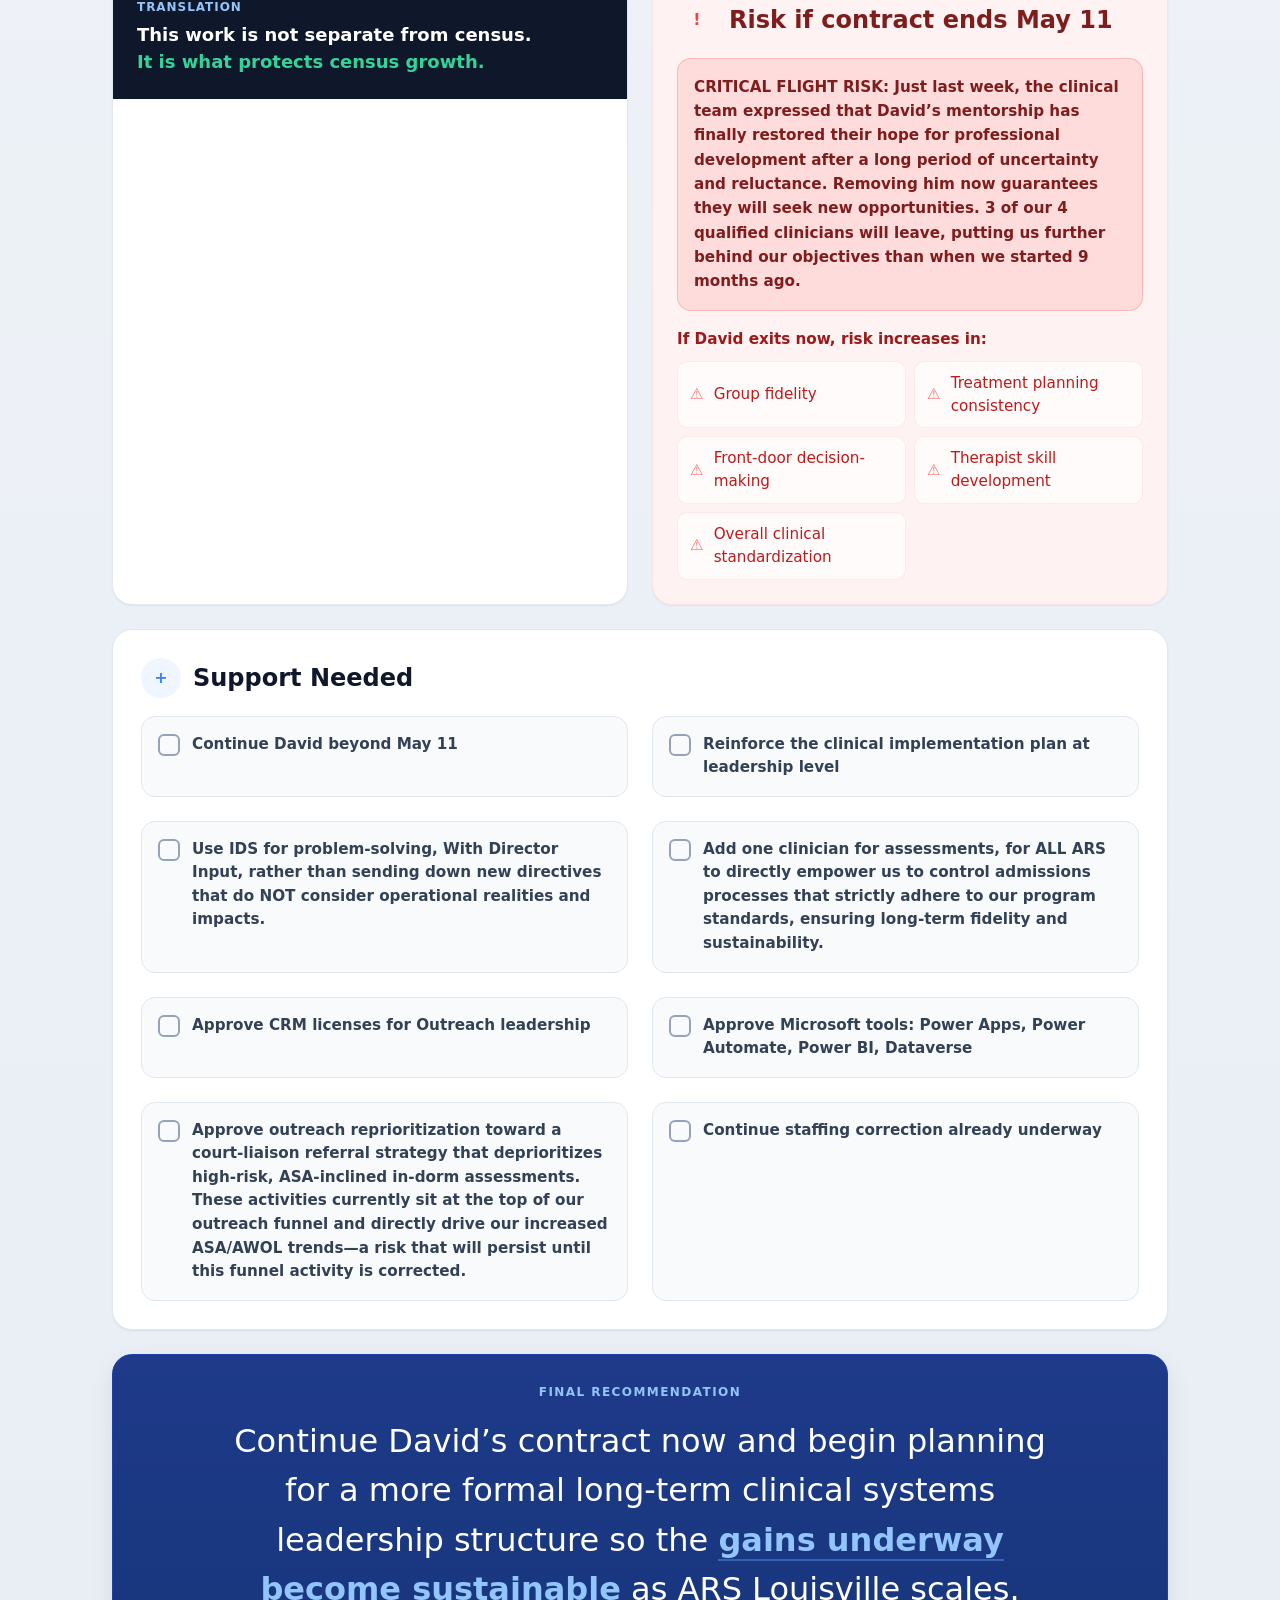
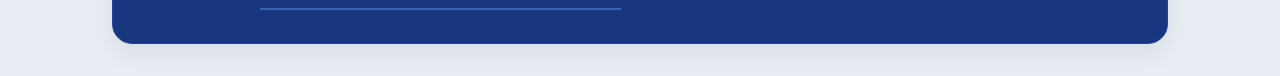
<file: clinical-integrator-updates-react/index.html>
<!doctype html><html lang="en"><head><meta charset="utf-8"><meta name="viewport" content="width=device-width,initial-scale=1"><title>Clinical Integrator Updates</title><style>:root{--s50:#f8fafc;--s100:#f1f5f9;--s200:#e2e8f0;--s400:#94a3b8;--s600:#475569;--s700:#334155;--s800:#1e293b;--s900:#0f172a;--b300:#93c5fd;--b400:#60a5fa;--b500:#3b82f6;--b900:#1e3a8a;--e100:#d1fae5;--e400:#34d399;--e500:#10b981;--e600:#059669;--i50:#eef2ff;--i100:#e0e7ff;--i600:#4f46e5;--i700:#4338ca;--i800:#3730a3;--i900:#312e81;--a50:#fffbeb;--a100:#fef3c7;--a500:#f59e0b;--a600:#d97706;--a800:#92400e;--a900:#78350f;--r50:#fef2f2;--r100:#fee2e2;--r200:rgba(254,202,202,.55);--r300:rgba(252,165,165,.7);--r400:#f87171;--r500:#ef4444;--r700:#b91c1c;--r800:#991b1b;--r900:#7f1d1d;--w:#fff}*{box-sizing:border-box}body{margin:0;min-height:100vh;background:linear-gradient(180deg,var(--s100),#e9eef5);font:16px/1.5 Inter,system-ui,sans-serif;color:var(--s800)}.page{max-width:1120px;margin:0 auto;padding:16px}.stack{display:grid;gap:24px}.card{background:var(--w);border:1px solid var(--s200);border-radius:20px;box-shadow:0 1px 2px rgba(15,23,42,.06)}.hero{background:linear-gradient(180deg,var(--s900),#111827);color:#fff;padding:24px;border-radius:20px;box-shadow:0 18px 40px rgba(15,23,42,.16)}.ey{color:var(--b400);font-size:12px;font-weight:800;letter-spacing:.12em;text-transform:uppercase;margin:0 0 6px}h1{margin:0;font-size:clamp(2rem,4vw,2.5rem);line-height:1.05;font-weight:800}h2,h3,p{margin:0}.sub{color:var(--s400);margin-top:10px;font-size:1.1rem}.g2,.heroGrid,.row,.support,.risk{display:grid;grid-template-columns:1fr;gap:24px}.panel{border-radius:16px;padding:20px}.bluePanel{background:rgba(37,99,235,.18);border:1px solid rgba(96,165,250,.28)}.slatePanel{background:rgba(30,41,59,.92);border:1px solid #334155}.pt{display:flex;gap:10px;align-items:center;margin:0 0 10px;font-size:12px;font-weight:800;letter-spacing:.1em;text-transform:uppercase}.pt.blue{color:var(--b300)}.pt.slate{color:var(--s400)}.strong{font-size:1.1rem;font-weight:700;line-height:1.45;color:#fff}.copy{color:#dbe2ea;font-size:.95rem;line-height:1.65}.pad{padding:24px}.split{overflow:hidden;display:flex;flex-direction:column}.top{padding:24px;background:var(--s50);border-bottom:1px solid var(--s100)}.bottom{padding:24px;background:var(--i50)}.amberTop{padding:24px;background:var(--a50);border-bottom:1px solid var(--a100)}.dark{padding:24px;background:var(--s900);color:#fff}.it{display:flex;gap:12px;align-items:center;margin:0 0 18px}.it h2,.it h3{font-weight:800;color:var(--s900)}.ico{width:40px;height:40px;border-radius:999px;display:inline-flex;align-items:center;justify-content:center;font-weight:800}.e{background:#ecfdf5;color:var(--e500)}.i{background:var(--i50);color:var(--i600)}.a{background:var(--a50);color:var(--a600)}.b{background:#eff6ff;color:var(--b500)}.r{background:var(--r50);color:var(--r500)}.ul{list-style:none;padding:0;margin:0;display:grid;gap:14px}.ul li{display:flex;gap:12px;align-items:flex-start;color:var(--s700);font-weight:500}.dot{width:12px;height:12px;margin-top:7px;border-radius:999px;background:var(--e100);box-shadow:inset 0 0 0 4px var(--e600);flex:none}.box{background:var(--w);border:1px solid var(--s200);border-radius:16px;padding:16px;box-shadow:0 1px 2px rgba(15,23,42,.06)}.lab{margin:0 0 6px;font-size:12px;font-weight:800;letter-spacing:.08em;text-transform:uppercase}.lab.red{color:#dc2626}.lab.ind{color:var(--i900)}.lab.blue{color:var(--b300)}.mh{color:var(--s800);font-weight:600;margin:0 0 10px}.muted{color:var(--s600);font-size:.95rem;line-height:1.6}.tags,.chips{display:flex;flex-wrap:wrap;gap:8px}.tag,.chip{font-size:12px;font-weight:700;background:var(--s100);color:var(--s600);padding:6px 10px;border-radius:8px}.three{list-style:none;padding:0;margin:12px 0 0;display:grid;grid-template-columns:1fr;gap:8px}.three li{background:var(--i50);color:var(--i700);border:1px solid var(--i100);border-radius:10px;text-align:center;padding:10px 12px;font-size:12px;font-weight:800}.ae{color:var(--a800);font-weight:800;font-size:1.125rem;margin-bottom:16px}.ac{color:var(--a900);font-size:.95rem;font-weight:600;margin-bottom:14px}.ar{list-style:none;padding:0;margin:0 0 10px;display:grid;gap:10px}.ar li{display:flex;gap:10px;align-items:center;color:var(--a800);font-size:.95rem}.arr{color:var(--a500);font-weight:900}.trans{font-size:1.125rem;font-weight:600;line-height:1.45}.trans span{color:var(--e400);font-weight:800}.status{padding:24px}.call{background:var(--s50);border-left:4px solid var(--b500);border-radius:0 14px 14px 0;padding:16px;margin-bottom:16px}.sm{font-weight:800;color:var(--s800)}.ss{color:var(--s600);font-size:.95rem;margin-top:6px}.riskCard{padding:24px;background:var(--r50);border:1px solid var(--r100)}.alert{background:var(--r200);border:1px solid var(--r300);border-radius:14px;padding:16px;margin-bottom:16px;color:var(--r900);font-size:.95rem;font-weight:800;line-height:1.6}.risk{list-style:none;padding:0;margin:0;gap:8px}.risk li{display:flex;gap:10px;align-items:center;padding:10px 12px;border-radius:10px;border:1px solid rgba(254,226,226,.7);background:rgba(255,255,255,.7);color:var(--r700);font-size:.95rem}.supportCard{padding:28px}.ask{display:flex;gap:12px;align-items:flex-start;padding:16px;border-radius:14px;border:1px solid var(--s200);background:var(--s50);cursor:pointer;transition:.16s;font:inherit;text-align:left;width:100%}.ask:hover{background:#eef2f7;border-color:#cbd5e1}.ask.checked{background:#eff6ff;border-color:#dbeafe;box-shadow:inset 0 1px 2px rgba(37,99,235,.08)}.askIcon{width:22px;height:22px;border-radius:6px;border:2px solid var(--s400);display:inline-flex;align-items:center;justify-content:center;font-size:14px;font-weight:900;color:transparent;flex:none;margin-top:1px}.ask.checked .askIcon{border-color:#2563eb;background:#2563eb;color:#fff}.askText{margin:0;color:var(--s700);font-size:.95rem;font-weight:600;line-height:1.55}.ask.checked .askText{color:var(--b900)}.final{background:linear-gradient(180deg,var(--b900),#18367d);border:1px solid #1e40af;color:#fff;text-align:center;padding:28px;box-shadow:0 10px 25px rgba(15,23,42,.08)}.final .ey{color:var(--b300);margin-bottom:16px}.fc{max-width:860px;margin:0 auto;font-size:clamp(1.25rem,3vw,2rem);line-height:1.55;font-weight:500}.fc span{color:var(--b300);font-weight:800;border-bottom:2px solid rgba(96,165,250,.4)}@media(min-width:768px){.page,.hero{padding:32px}.heroGrid,.g2{grid-template-columns:repeat(2,minmax(0,1fr))}.support{grid-template-columns:repeat(2,minmax(0,1fr))}.three{grid-template-columns:repeat(3,minmax(0,1fr))}.risk{grid-template-columns:repeat(2,minmax(0,1fr))}}@media(min-width:1024px){.row{grid-template-columns:repeat(2,minmax(0,1fr))}}</style></head><body><div class="page"><div class="stack"><header class="hero"><p class="ey">Executive Snapshot</p><h1>David Tarullo Contract Update</h1><p class="sub">ARS Louisville</p><div class="heroGrid" style="margin-top:32px"><div class="panel bluePanel"><div class="pt blue">Decision Needed</div><p class="strong">Approve continuation of David’s contract beyond May 11</p></div><div class="panel slatePanel"><p class="pt slate">The Bottom Line</p><p class="copy">David’s work is producing meaningful clinical and operational gains, <strong style="color:#fff">AND</strong> ARS Louisville is still in implementation, not steady-state. <strong style="color:#fff">Ending his contract now would remove key clinical infrastructure before the new model is stabilized.</strong></p></div></div></header><div class="g2"><section class="card pad"><div class="it"><span class="ico e">✓</span><h2>What David has accomplished</h2></div><ul class="ul"><li><span class="dot"></span><span>11 micro-trainings completed</span></li><li><span class="dot"></span><span>37 case consultations completed</span></li><li><span class="dot"></span><span>1:1 schedules established</span></li><li><span class="dot"></span><span>Group safety and standards work in implementation</span></li><li><span class="dot"></span><span>Group start/stop consistency moved close to standard</span></li><li><span class="dot"></span><span>Clinician champions identified and developing</span></li></ul></section><section class="card split"><div class="top"><div class="it"><span class="ico i">✦</span><h2>What we discovered</h2></div><p class="muted" style="font-style:italic;margin-bottom:16px">As implementation progressed, deeper issues surfaced...</p><div class="box"><p class="lab red">Most Important Issue</p><p class="mh">Front-door clinical / medical practice needed correction</p><p class="muted" style="margin:0 0 12px">A long-standing pattern developed where medication pathways were not always being sufficiently matched to the client’s actual presentation at intake.</p><div class="tags"><span class="tag">Affects fidelity</span><span class="tag">Affects engagement</span><span class="tag">Affects planning</span><span class="tag">Affects consistency</span><span class="tag">Affects confidence</span></div></div></div><div class="bottom"><div class="it"><span class="ico i" style="width:34px;height:34px">↗</span><h3 style="color:var(--i900)">What we did about it</h3></div><p class="muted" style="color:var(--i800);margin-bottom:16px">Partnered with the Medical Director to redesign the approach.</p><div class="box" style="border-color:var(--i100)"><p class="lab ind">Result</p><p class="mh">A new person-centered detoxification / intake protocol is established and being:</p><ul class="three"><li>Trained</li><li>Implemented</li><li>Reinforced weekly</li></ul></div></div></section></div><div class="row"><section class="card split"><div class="amberTop"><div class="it"><span class="ico a">▮</span><h2 style="color:var(--a900)">Why this matters to census</h2></div><p class="ae">Census is the business priority.</p><p class="ac"><strong>AND</strong> increasing census before stabilizing these core weaknesses would:</p><ul class="ar"><li><span class="arr">→</span><span>Magnify operational strain</span></li><li><span class="arr">→</span><span>Weaken treatment consistency</span></li><li><span class="arr">→</span><span>Damage referral confidence</span></li><li><span class="arr">→</span><span>Make growth less sustainable</span></li></ul></div><div class="dark"><p class="lab blue">Translation</p><p class="trans">This work is not separate from census.<br><span>It is what protects census growth.</span></p></div></section><div class="stack"><section class="card status"><h2 style="margin:0 0 14px;font-size:1.125rem;font-weight:800;color:var(--s900)">Current Status</h2><div class="call"><p class="sm">ARS Louisville is improving, <strong>AND</strong> still in transition.</p><p class="ss">Progress is real. Execution is catching up to the model.</p></div><p class="muted" style="font-weight:800;color:var(--s700);margin-bottom:10px">Remaining pressure points:</p><div class="chips"><span class="chip">Intake-control reliability</span><span class="chip">Day-to-day consistency</span><span class="chip">Therapist development</span><span class="chip">Referral-partner experience</span></div></section><section class="card riskCard"><div class="it"><span class="ico r">!</span><h2 style="color:var(--r900)">Risk if contract ends May 11</h2></div><div class="alert">CRITICAL FLIGHT RISK: Just last week, the clinical team expressed that David’s mentorship has finally restored their hope for professional development after a long period of uncertainty and reluctance. Removing him now guarantees they will seek new opportunities. 3 of our 4 qualified clinicians will leave, putting us further behind our objectives than when we started 9 months ago.</div><p class="muted" style="color:var(--r800);font-weight:700;margin-bottom:10px">If David exits now, risk increases in:</p><ul class="risk"><li><span style="color:var(--r400)">⚠</span><span>Group fidelity</span></li><li><span style="color:var(--r400)">⚠</span><span>Treatment planning consistency</span></li><li><span style="color:var(--r400)">⚠</span><span>Front-door decision-making</span></li><li><span style="color:var(--r400)">⚠</span><span>Therapist skill development</span></li><li><span style="color:var(--r400)">⚠</span><span>Overall clinical standardization</span></li></ul></section></div></div><section class="card supportCard"><div class="it"><span class="ico b">+</span><h2>Support Needed</h2></div><div class="support" id="support"></div></section><section class="card final"><p class="ey">Final Recommendation</p><p class="fc">Continue David’s contract now and begin planning for a more formal long-term clinical systems leadership structure so the <span>gains underway become sustainable</span> as ARS Louisville scales.</p></section></div></div><script>const asks=["Continue David beyond May 11","Reinforce the clinical implementation plan at leadership level","Use IDS for problem-solving, With Director Input, rather than sending down new directives that do NOT consider operational realities and impacts.","Add one clinician for assessments, for ALL ARS to directly empower us to control admissions processes that strictly adhere to our program standards, ensuring long-term fidelity and sustainability.","Approve CRM licenses for Outreach leadership","Approve Microsoft tools: Power Apps, Power Automate, Power BI, Dataverse","Approve outreach reprioritization toward a court-liaison referral strategy that deprioritizes high-risk, ASA-inclined in-dorm assessments. These activities currently sit at the top of our outreach funnel and directly drive our increased ASA/AWOL trends—a risk that will persist until this funnel activity is corrected.","Continue staffing correction already underway"];const checked=new Set();const support=document.getElementById('support');function render(){support.innerHTML='';asks.forEach((ask,i)=>{const on=checked.has(i);const b=document.createElement('button');b.type='button';b.className='ask'+(on?' checked':'');b.setAttribute('aria-pressed',on?'true':'false');b.innerHTML='<span class="askIcon">✓</span><p class="askText">'+ask+'</p>';b.onclick=()=>{on?checked.delete(i):checked.add(i);render()};support.appendChild(b)})}render()</script></body></html>
</file>
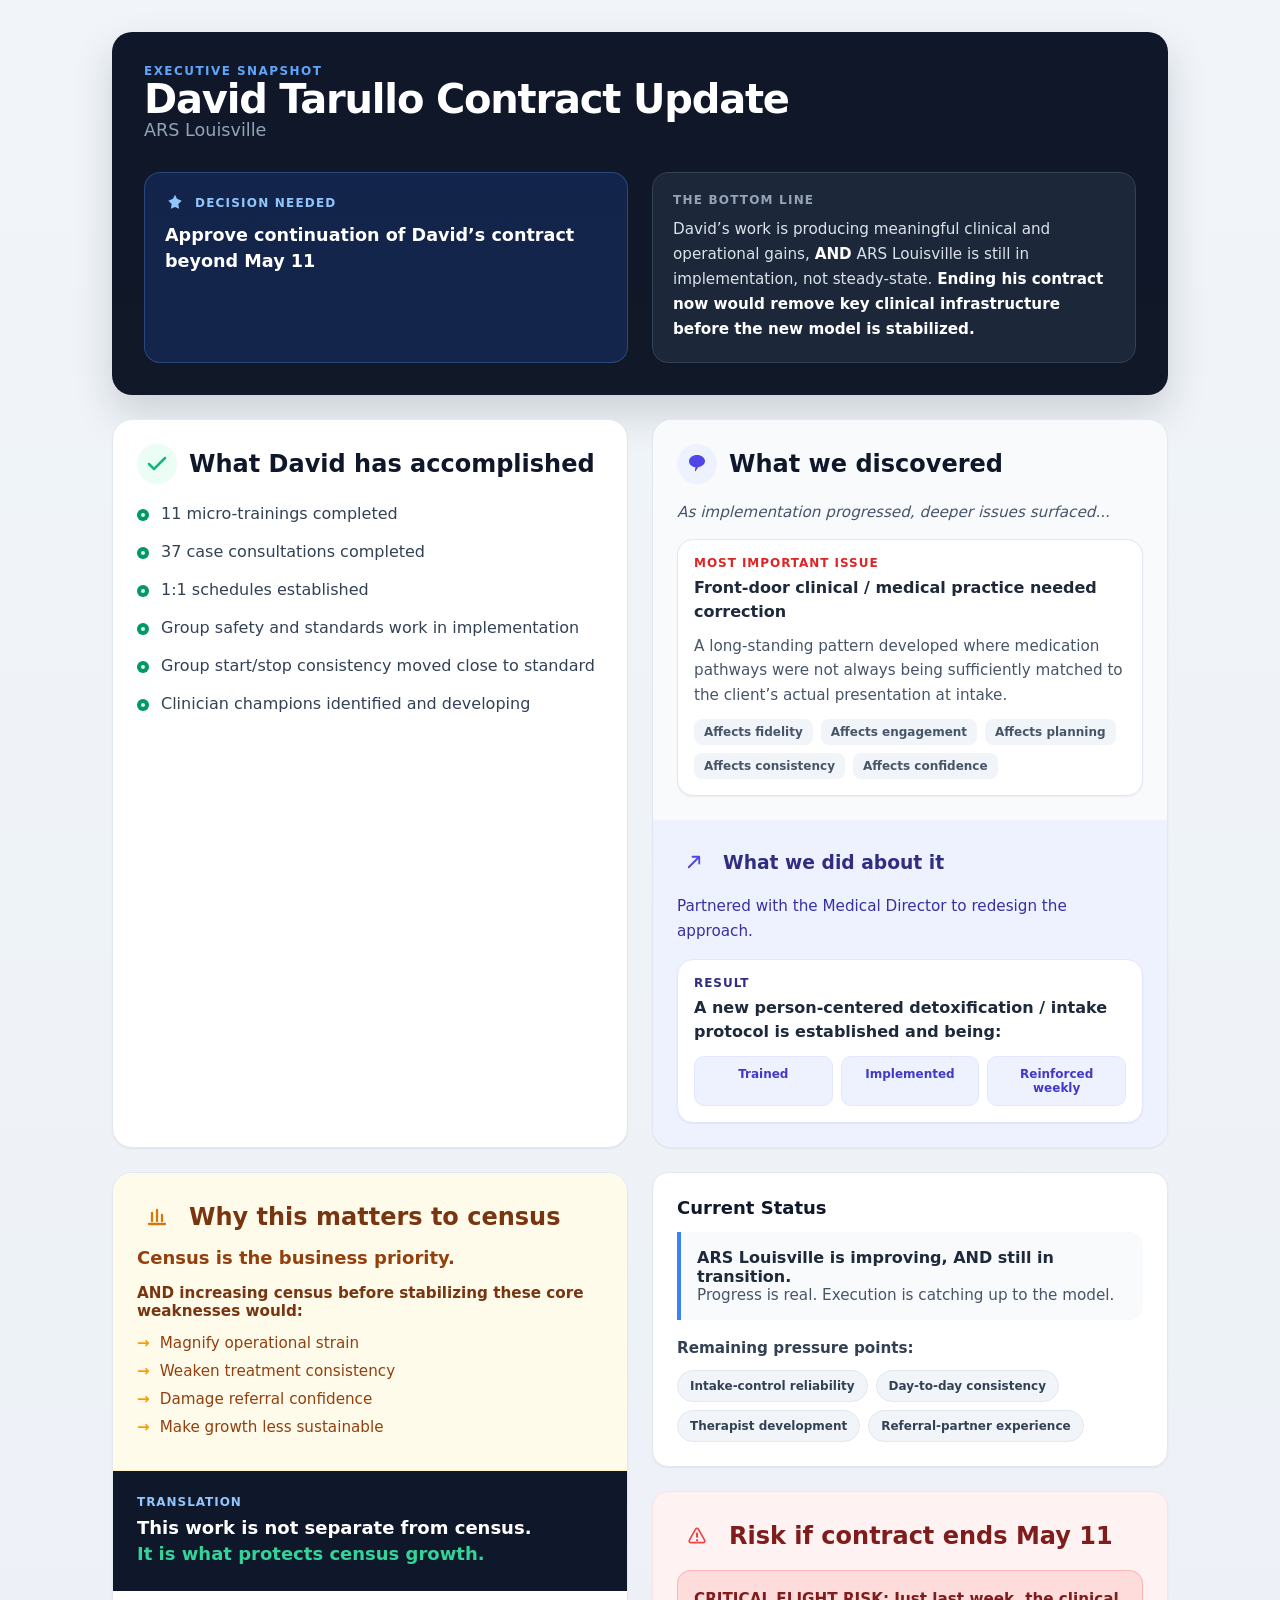
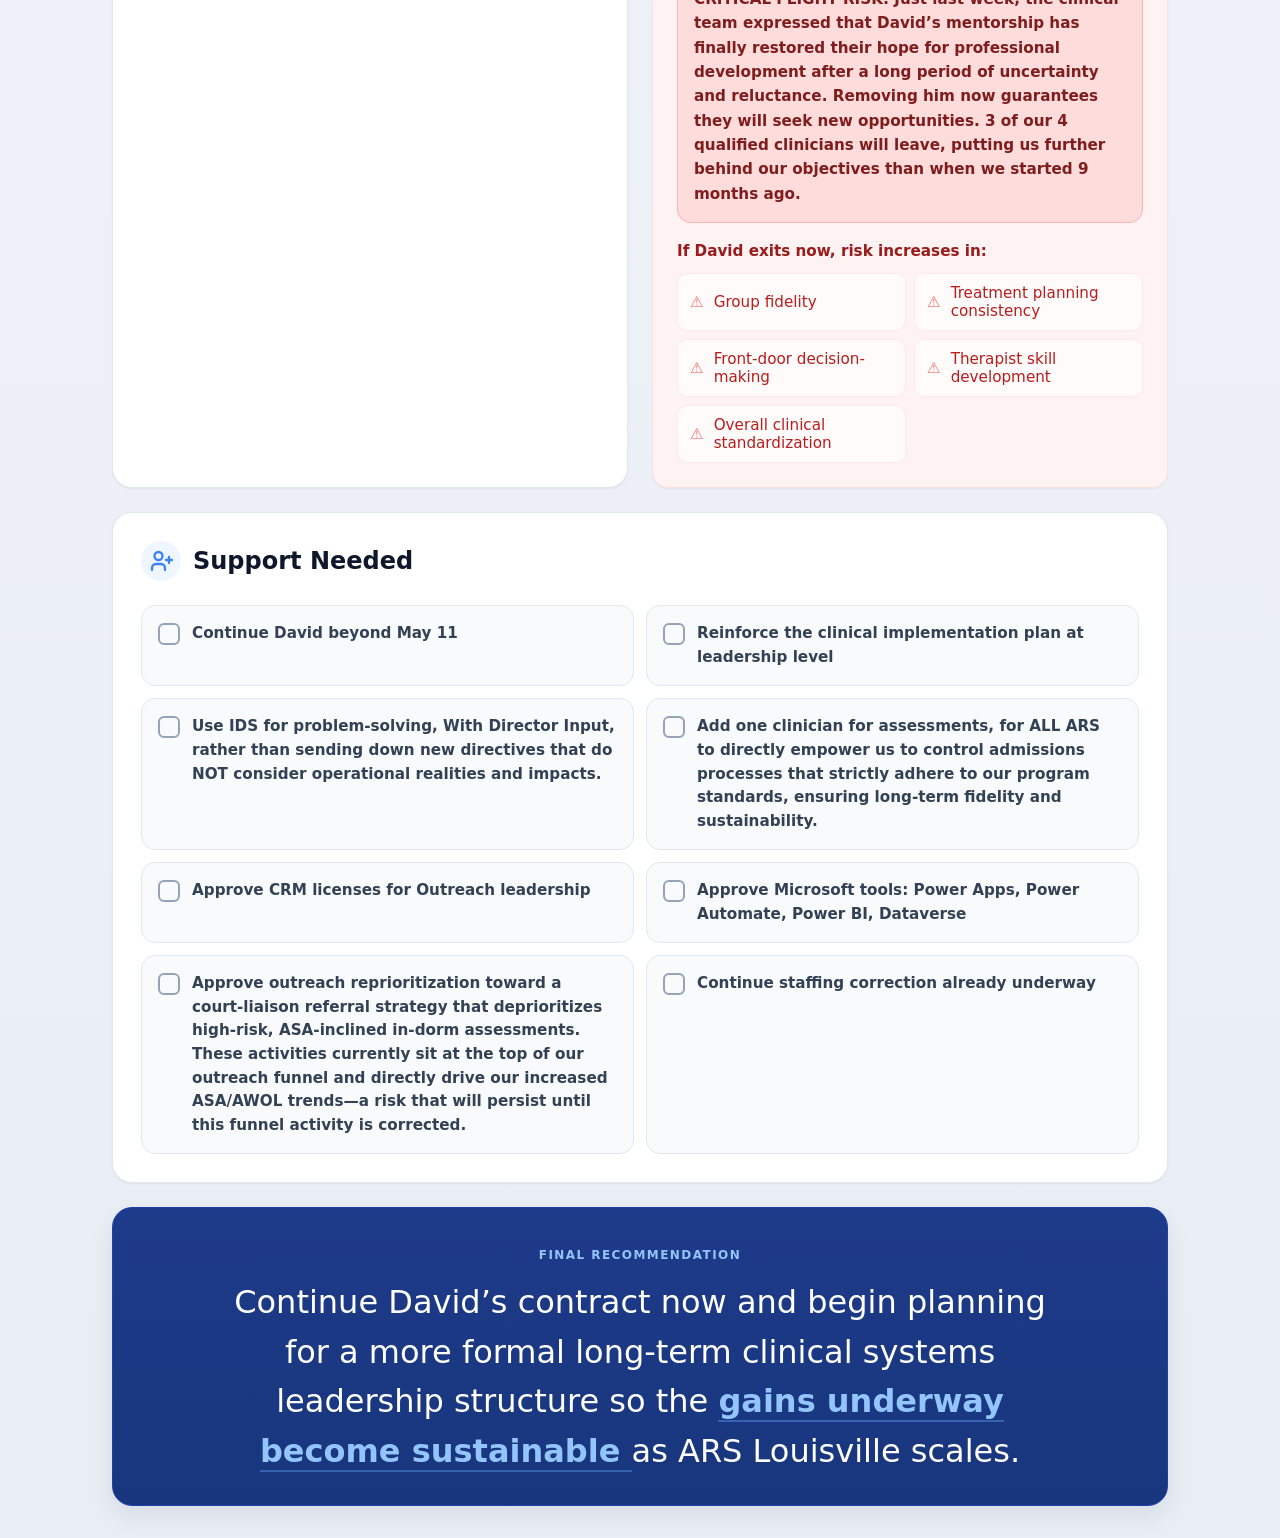
<file: clinical-integrator-updates-v2/index.html>
<!doctype html>
<html lang="en">
<head>
  <meta charset="utf-8" />
  <meta name="viewport" content="width=device-width, initial-scale=1" />
  <title>Bybo AI | Clinical Integrator Updates</title>
  <meta name="description" content="David Tarullo Contract Update for ARS Louisville." />
  <style>
    :root {
      --slate-50: #f8fafc;
      --slate-100: #f1f5f9;
      --slate-200: #e2e8f0;
      --slate-300: #cbd5e1;
      --slate-400: #94a3b8;
      --slate-500: #64748b;
      --slate-600: #475569;
      --slate-700: #334155;
      --slate-800: #1e293b;
      --slate-900: #0f172a;
      --blue-50: #eff6ff;
      --blue-100: #dbeafe;
      --blue-300: #93c5fd;
      --blue-400: #60a5fa;
      --blue-500: #3b82f6;
      --blue-600: #2563eb;
      --blue-800: #1e40af;
      --blue-900: #1e3a8a;
      --emerald-50: #ecfdf5;
      --emerald-100: #d1fae5;
      --emerald-400: #34d399;
      --emerald-500: #10b981;
      --emerald-600: #059669;
      --indigo-50: #eef2ff;
      --indigo-100: #e0e7ff;
      --indigo-600: #4f46e5;
      --indigo-700: #4338ca;
      --indigo-800: #3730a3;
      --indigo-900: #312e81;
      --amber-50: #fffbeb;
      --amber-100: #fef3c7;
      --amber-500: #f59e0b;
      --amber-600: #d97706;
      --amber-800: #92400e;
      --amber-900: #78350f;
      --red-50: #fef2f2;
      --red-100: #fee2e2;
      --red-200: rgba(254, 202, 202, 0.55);
      --red-300: rgba(252, 165, 165, 0.7);
      --red-400: #f87171;
      --red-500: #ef4444;
      --red-600: #dc2626;
      --red-700: #b91c1c;
      --red-800: #991b1b;
      --red-900: #7f1d1d;
      --white: #ffffff;
      --radius-xl: 16px;
      --radius-2xl: 20px;
      --shadow-sm: 0 1px 2px rgba(15, 23, 42, 0.06);
      --shadow-md: 0 10px 25px rgba(15, 23, 42, 0.08);
      --shadow-lg: 0 18px 40px rgba(15, 23, 42, 0.16);
    }
    * { box-sizing: border-box; }
    html, body { margin: 0; padding: 0; }
    body {
      min-height: 100vh;
      background: linear-gradient(180deg, var(--slate-100) 0%, #e9eef5 100%);
      color: var(--slate-800);
      font-family: Inter, system-ui, -apple-system, BlinkMacSystemFont, "Segoe UI", sans-serif;
      -webkit-font-smoothing: antialiased;
      text-rendering: optimizeLegibility;
    }
    .page { max-width: 1120px; margin: 0 auto; padding: 16px; }
    .stack { display: grid; gap: 24px; }
    .card { background: var(--white); border: 1px solid var(--slate-200); border-radius: var(--radius-2xl); box-shadow: var(--shadow-sm); }
    .hero { background: linear-gradient(180deg, var(--slate-900) 0%, #111827 100%); color: var(--white); border-radius: var(--radius-2xl); padding: 24px; box-shadow: var(--shadow-lg); }
    .hero-top p { margin: 0; }
    .eyebrow { color: var(--blue-400); font-size: 12px; font-weight: 800; letter-spacing: 0.12em; text-transform: uppercase; margin-bottom: 6px; }
    h1 { margin: 0; font-size: clamp(2rem, 4vw, 2.5rem); line-height: 1.05; font-weight: 800; letter-spacing: -0.03em; }
    .hero-sub { color: var(--slate-400); margin-top: 10px; font-size: 1.1rem; }
    .hero-grid, .grid-2, .row-grid, .support-grid, .three-grid, .risk-grid { display: grid; gap: 24px; grid-template-columns: 1fr; }
    .panel { border-radius: var(--radius-xl); padding: 20px; border: 1px solid transparent; }
    .panel-blue { background: rgba(37, 99, 235, 0.18); border-color: rgba(96, 165, 250, 0.28); }
    .panel-slate { background: rgba(30, 41, 59, 0.92); border-color: rgba(51, 65, 85, 1); }
    .panel-title { display: flex; align-items: center; gap: 10px; margin: 0 0 10px; font-size: 12px; font-weight: 800; letter-spacing: 0.1em; text-transform: uppercase; }
    .panel-title.blue { color: var(--blue-300); }
    .panel-title.slate { color: var(--slate-400); }
    .panel-text-strong { margin: 0; font-size: 1.1rem; font-weight: 700; line-height: 1.45; color: var(--white); }
    .panel-text { margin: 0; color: #dbe2ea; font-size: 0.95rem; line-height: 1.65; }
    .section-pad { padding: 24px; }
    .split-card { overflow: hidden; display: flex; flex-direction: column; }
    .split-top { padding: 24px; background: var(--slate-50); border-bottom: 1px solid var(--slate-100); }
    .split-bottom { padding: 24px; background: var(--indigo-50); flex: 1; }
    .amber-top { padding: 24px; background: var(--amber-50); border-bottom: 1px solid var(--amber-100); }
    .dark-bottom { padding: 24px; background: var(--slate-900); color: var(--white); }
    .icon-title { display: flex; align-items: center; gap: 12px; margin: 0 0 18px; }
    .icon-title h2, .icon-title h3, .plain-title { margin: 0; font-weight: 800; color: var(--slate-900); }
    .plain-title { font-size: 1.125rem; margin-bottom: 14px; }
    .icon-badge { width: 40px; height: 40px; border-radius: 999px; display: inline-flex; align-items: center; justify-content: center; flex: none; }
    .icon-emerald { background: var(--emerald-50); color: var(--emerald-500); }
    .icon-indigo { background: var(--indigo-50); color: var(--indigo-600); }
    .icon-amber { background: var(--amber-50); color: var(--amber-600); }
    .icon-blue { background: var(--blue-50); color: var(--blue-500); }
    .icon-red { background: var(--red-50); color: var(--red-500); }
    .subtle { color: var(--slate-600); font-size: 0.95rem; line-height: 1.6; }
    .italic { font-style: italic; }
    .list-clean { list-style: none; padding: 0; margin: 0; display: grid; gap: 14px; }
    .list-clean li { display: flex; gap: 12px; align-items: flex-start; color: var(--slate-700); font-weight: 500; line-height: 1.5; }
    .dot { width: 12px; height: 12px; margin-top: 7px; border-radius: 999px; background: var(--emerald-100); box-shadow: inset 0 0 0 4px var(--emerald-600); flex: none; }
    .highlight-box, .result-box, .status-box, .risk-box { background: var(--white); border-radius: var(--radius-xl); box-shadow: var(--shadow-sm); }
    .highlight-box { padding: 16px; border: 1px solid var(--slate-200); }
    .result-box { padding: 16px; border: 1px solid var(--indigo-100); }
    .status-box { padding: 24px; border: 1px solid var(--slate-200); }
    .risk-box { padding: 24px; background: var(--red-50); border: 1px solid var(--red-100); }
    .label-red, .label-indigo, .label-blue, .label-slate { margin: 0 0 6px; font-size: 12px; font-weight: 800; letter-spacing: 0.08em; text-transform: uppercase; }
    .label-red { color: var(--red-600); }
    .label-indigo { color: var(--indigo-900); }
    .label-blue { color: var(--blue-300); }
    .label-slate { color: var(--slate-400); }
    .mini-head { color: var(--slate-800); font-weight: 600; margin: 0 0 10px; line-height: 1.5; }
    .tag-row, .chip-row { display: flex; flex-wrap: wrap; gap: 8px; }
    .tag { font-size: 12px; font-weight: 700; background: var(--slate-100); color: var(--slate-600); padding: 6px 10px; border-radius: 8px; }
    .three-grid { list-style: none; padding: 0; margin: 12px 0 0; gap: 8px; }
    .three-grid li { background: var(--indigo-50); color: var(--indigo-700); border: 1px solid var(--indigo-100); border-radius: 10px; text-align: center; padding: 10px 12px; font-size: 12px; font-weight: 800; }
    .amber-emphasis { color: var(--amber-800); font-weight: 800; font-size: 1.125rem; margin: 0 0 16px; }
    .amber-copy { color: var(--amber-900); font-size: 0.95rem; font-weight: 600; margin: 0 0 14px; }
    .arrow-list { list-style: none; padding: 0; margin: 0 0 10px; display: grid; gap: 10px; }
    .arrow-list li { display: flex; gap: 10px; align-items: center; color: var(--amber-800); font-size: 0.95rem; }
    .arrow { color: var(--amber-500); font-weight: 900; }
    .translation { margin: 0; font-size: 1.125rem; font-weight: 600; line-height: 1.45; }
    .translation span { color: var(--emerald-400); font-weight: 800; }
    .status-callout { background: var(--slate-50); border-left: 4px solid var(--blue-500); border-radius: 0 14px 14px 0; padding: 16px; margin-bottom: 16px; }
    .status-callout p { margin: 0; }
    .status-main { font-weight: 800; color: var(--slate-800); }
    .status-sub { color: var(--slate-600); font-size: 0.95rem; margin-top: 6px; }
    .chip { font-size: 12px; background: var(--slate-100); color: var(--slate-700); padding: 8px 12px; border-radius: 999px; font-weight: 600; border: 1px solid var(--slate-200); }
    .risk-alert { background: var(--red-200); border: 1px solid var(--red-300); border-radius: 14px; padding: 16px; margin-bottom: 16px; color: var(--red-900); font-size: 0.95rem; font-weight: 800; line-height: 1.6; }
    .risk-grid { list-style: none; padding: 0; margin: 0; gap: 8px; }
    .risk-grid li { display: flex; gap: 10px; align-items: center; padding: 10px 12px; border-radius: 10px; border: 1px solid rgba(254, 226, 226, 0.7); background: rgba(255, 255, 255, 0.7); color: var(--red-700); font-size: 0.95rem; }
    .support-card { padding: 28px; background: var(--white); }
    .support-grid { gap: 12px; }
    .ask { display: flex; gap: 12px; align-items: flex-start; padding: 16px; border-radius: 14px; border: 1px solid var(--slate-200); background: var(--slate-50); cursor: pointer; transition: 160ms ease; appearance: none; font: inherit; text-align: left; width: 100%; }
    .ask:hover { background: #eef2f7; border-color: var(--slate-300); }
    .ask.checked { background: var(--blue-50); border-color: var(--blue-100); box-shadow: inset 0 1px 2px rgba(37, 99, 235, 0.08); }
    .ask-icon { width: 22px; height: 22px; border-radius: 6px; border: 2px solid var(--slate-400); color: transparent; display: inline-flex; align-items: center; justify-content: center; font-size: 14px; font-weight: 900; margin-top: 1px; flex: none; }
    .ask.checked .ask-icon { border-color: var(--blue-600); background: var(--blue-600); color: var(--white); }
    .ask-text { margin: 0; color: var(--slate-700); font-size: 0.95rem; font-weight: 600; line-height: 1.55; }
    .ask.checked .ask-text { color: var(--blue-900); }
    .final { background: linear-gradient(180deg, var(--blue-900) 0%, #18367d 100%); border: 1px solid var(--blue-800); color: var(--white); text-align: center; padding: 28px; box-shadow: var(--shadow-md); }
    .final .eyebrow { color: var(--blue-300); margin-bottom: 16px; }
    .final-copy { max-width: 860px; margin: 0 auto; font-size: clamp(1.25rem, 3vw, 2rem); line-height: 1.55; font-weight: 500; }
    .final-copy span { color: var(--blue-300); font-weight: 800; border-bottom: 2px solid rgba(96, 165, 250, 0.4); }
    svg { display: block; }
    @media (min-width: 768px) {
      .page { padding: 32px; }
      .hero { padding: 32px; }
      .hero-grid, .grid-2 { grid-template-columns: repeat(2, minmax(0, 1fr)); }
      .support-grid { grid-template-columns: repeat(2, minmax(0, 1fr)); }
      .three-grid { grid-template-columns: repeat(3, minmax(0, 1fr)); }
      .risk-grid { grid-template-columns: repeat(2, minmax(0, 1fr)); }
    }
    @media (min-width: 1024px) {
      .row-grid { grid-template-columns: repeat(2, minmax(0, 1fr)); }
    }
  </style>
</head>
<body>
  <div class="page">
    <div class="stack">
      <header class="hero">
        <div class="hero-top">
          <p class="eyebrow">Executive Snapshot</p>
          <h1>David Tarullo Contract Update</h1>
          <p class="hero-sub">ARS Louisville</p>
        </div>
        <div class="hero-grid" style="margin-top: 32px;">
          <div class="panel panel-blue">
            <div class="panel-title blue">
              <svg width="20" height="20" viewBox="0 0 24 24" fill="none" aria-hidden="true"><path d="M12 2l2.4 4.9L20 9.3l-4 3.9.9 5.6L12 16.7 7.1 18.8l.9-5.6-4-3.9 5.6-2.4L12 2z" fill="currentColor"></path></svg>
              <span>Decision Needed</span>
            </div>
            <p class="panel-text-strong">Approve continuation of David’s contract beyond May 11</p>
          </div>
          <div class="panel panel-slate">
            <p class="panel-title slate">The Bottom Line</p>
            <p class="panel-text">David’s work is producing meaningful clinical and operational gains, <strong style="color:#fff; font-weight:800;">AND</strong> ARS Louisville is still in implementation, not steady-state. <strong style="color:#fff; font-weight:800;">Ending his contract now would remove key clinical infrastructure before the new model is stabilized.</strong></p>
          </div>
        </div>
      </header>
      <div class="grid-2">
        <section class="card section-pad">
          <div class="icon-title">
            <span class="icon-badge icon-emerald"><svg width="24" height="24" viewBox="0 0 24 24" fill="none" aria-hidden="true"><path d="M20 6L9 17l-5-5" stroke="currentColor" stroke-width="2.5" stroke-linecap="round" stroke-linejoin="round"></path></svg></span>
            <h2>What David has accomplished</h2>
          </div>
          <ul class="list-clean">
            <li><span class="dot"></span><span>11 micro-trainings completed</span></li>
            <li><span class="dot"></span><span>37 case consultations completed</span></li>
            <li><span class="dot"></span><span>1:1 schedules established</span></li>
            <li><span class="dot"></span><span>Group safety and standards work in implementation</span></li>
            <li><span class="dot"></span><span>Group start/stop consistency moved close to standard</span></li>
            <li><span class="dot"></span><span>Clinician champions identified and developing</span></li>
          </ul>
        </section>
        <section class="card split-card">
          <div class="split-top">
            <div class="icon-title" style="margin-bottom:10px;">
              <span class="icon-badge icon-indigo"><svg width="24" height="24" viewBox="0 0 24 24" fill="none" aria-hidden="true"><path d="M12 3c4.4 0 8 2.7 8 6.1 0 3.2-3 5.7-6.9 6.1l-2.3 3.7c-.3.5-1 .2-.9-.4l.5-3.2C6.2 14.8 4 12.3 4 9.1 4 5.7 7.6 3 12 3z" fill="currentColor"></path></svg></span>
              <h2>What we discovered</h2>
            </div>
            <p class="subtle italic">As implementation progressed, deeper issues surfaced...</p>
            <div class="highlight-box">
              <p class="label-red">Most Important Issue</p>
              <p class="mini-head">Front-door clinical / medical practice needed correction</p>
              <p class="subtle" style="margin:0 0 12px;">A long-standing pattern developed where medication pathways were not always being sufficiently matched to the client’s actual presentation at intake.</p>
              <div class="tag-row">
                <span class="tag">Affects fidelity</span><span class="tag">Affects engagement</span><span class="tag">Affects planning</span><span class="tag">Affects consistency</span><span class="tag">Affects confidence</span>
              </div>
            </div>
          </div>
          <div class="split-bottom">
            <div class="icon-title" style="margin-bottom:10px;">
              <span class="icon-badge icon-indigo" style="width:34px; height:34px;"><svg width="18" height="18" viewBox="0 0 24 24" fill="none" aria-hidden="true"><path d="M5 19L19 5M10 5h9v9" stroke="currentColor" stroke-width="2.4" stroke-linecap="round" stroke-linejoin="round"></path></svg></span>
              <h3 style="color:var(--indigo-900);">What we did about it</h3>
            </div>
            <p class="subtle" style="color:var(--indigo-800); margin-bottom:16px;">Partnered with the Medical Director to redesign the approach.</p>
            <div class="result-box">
              <p class="label-indigo">Result</p>
              <p class="mini-head">A new person-centered detoxification / intake protocol is established and being:</p>
              <ul class="three-grid"><li>Trained</li><li>Implemented</li><li>Reinforced weekly</li></ul>
            </div>
          </div>
        </section>
      </div>
      <div class="row-grid">
        <section class="card split-card">
          <div class="amber-top">
            <div class="icon-title" style="margin-bottom:10px;">
              <span class="icon-badge icon-amber"><svg width="24" height="24" viewBox="0 0 24 24" fill="none" aria-hidden="true"><path d="M4 19h16M7 16V8m5 8V5m5 11v-6" stroke="currentColor" stroke-width="2.3" stroke-linecap="round" stroke-linejoin="round"></path></svg></span>
              <h2 style="color:var(--amber-900);">Why this matters to census</h2>
            </div>
            <p class="amber-emphasis">Census is the business priority.</p>
            <p class="amber-copy"><strong>AND</strong> increasing census before stabilizing these core weaknesses would:</p>
            <ul class="arrow-list">
              <li><span class="arrow">→</span><span>Magnify operational strain</span></li>
              <li><span class="arrow">→</span><span>Weaken treatment consistency</span></li>
              <li><span class="arrow">→</span><span>Damage referral confidence</span></li>
              <li><span class="arrow">→</span><span>Make growth less sustainable</span></li>
            </ul>
          </div>
          <div class="dark-bottom">
            <p class="label-blue">Translation</p>
            <p class="translation">This work is not separate from census.<br /><span>It is what protects census growth.</span></p>
          </div>
        </section>
        <div class="stack">
          <section class="card status-box">
            <h2 class="plain-title">Current Status</h2>
            <div class="status-callout">
              <p class="status-main">ARS Louisville is improving, <strong>AND</strong> still in transition.</p>
              <p class="status-sub">Progress is real. Execution is catching up to the model.</p>
            </div>
            <p class="subtle" style="font-weight:800; color:var(--slate-700); margin-bottom:10px;">Remaining pressure points:</p>
            <div class="chip-row"><span class="chip">Intake-control reliability</span><span class="chip">Day-to-day consistency</span><span class="chip">Therapist development</span><span class="chip">Referral-partner experience</span></div>
          </section>
          <section class="card risk-box">
            <div class="icon-title" style="margin-bottom:14px;">
              <span class="icon-badge icon-red"><svg width="20" height="20" viewBox="0 0 24 24" fill="none" aria-hidden="true"><path d="M12 9v4" stroke="currentColor" stroke-width="2.5" stroke-linecap="round"></path><circle cx="12" cy="17" r="1.3" fill="currentColor"></circle><path d="M10.3 3.8L2.9 17a2 2 0 001.7 3h14.8a2 2 0 001.7-3L13.7 3.8a2 2 0 00-3.4 0z" stroke="currentColor" stroke-width="2" stroke-linejoin="round"></path></svg></span>
              <h2 style="color:var(--red-900);">Risk if contract ends May 11</h2>
            </div>
            <div class="risk-alert">CRITICAL FLIGHT RISK: Just last week, the clinical team expressed that David’s mentorship has finally restored their hope for professional development after a long period of uncertainty and reluctance. Removing him now guarantees they will seek new opportunities. 3 of our 4 qualified clinicians will leave, putting us further behind our objectives than when we started 9 months ago.</div>
            <p class="subtle" style="color:var(--red-800); font-weight:700; margin-bottom:10px;">If David exits now, risk increases in:</p>
            <ul class="risk-grid">
              <li><span style="color:var(--red-400);">⚠</span><span>Group fidelity</span></li>
              <li><span style="color:var(--red-400);">⚠</span><span>Treatment planning consistency</span></li>
              <li><span style="color:var(--red-400);">⚠</span><span>Front-door decision-making</span></li>
              <li><span style="color:var(--red-400);">⚠</span><span>Therapist skill development</span></li>
              <li><span style="color:var(--red-400);">⚠</span><span>Overall clinical standardization</span></li>
            </ul>
          </section>
        </div>
      </div>
      <section class="card support-card">
        <div class="icon-title" style="margin-bottom:24px;">
          <span class="icon-badge icon-blue"><svg width="24" height="24" viewBox="0 0 24 24" fill="none" aria-hidden="true"><path d="M16 21v-2a4 4 0 00-4-4H7a4 4 0 00-4 4v2" stroke="currentColor" stroke-width="2.3" stroke-linecap="round" stroke-linejoin="round"></path><circle cx="9.5" cy="7" r="4" stroke="currentColor" stroke-width="2.3"></circle><path d="M20 8v6M23 11h-6" stroke="currentColor" stroke-width="2.3" stroke-linecap="round"></path></svg></span>
          <h2>Support Needed</h2>
        </div>
        <div class="support-grid" id="support-grid"></div>
      </section>
      <section class="card final">
        <p class="eyebrow">Final Recommendation</p>
        <p class="final-copy">Continue David’s contract now and begin planning for a more formal long-term clinical systems leadership structure so the <span> gains underway become sustainable </span> as ARS Louisville scales.</p>
      </section>
    </div>
  </div>
  <script>
    const supportNeeds = [
      "Continue David beyond May 11",
      "Reinforce the clinical implementation plan at leadership level",
      "Use IDS for problem-solving, With Director Input, rather than sending down new directives that do NOT consider operational realities and impacts.",
      "Add one clinician for assessments, for ALL ARS to directly empower us to control admissions processes that strictly adhere to our program standards, ensuring long-term fidelity and sustainability.",
      "Approve CRM licenses for Outreach leadership",
      "Approve Microsoft tools: Power Apps, Power Automate, Power BI, Dataverse",
      "Approve outreach reprioritization toward a court-liaison referral strategy that deprioritizes high-risk, ASA-inclined in-dorm assessments. These activities currently sit at the top of our outreach funnel and directly drive our increased ASA/AWOL trends—a risk that will persist until this funnel activity is corrected.",
      "Continue staffing correction already underway"
    ];
    const checked = new Set();
    const grid = document.getElementById("support-grid");
    function renderSupportNeeds() {
      grid.innerHTML = "";
      supportNeeds.forEach((ask, index) => {
        const item = document.createElement("button");
        item.type = "button";
        item.className = "ask" + (checked.has(index) ? " checked" : "");
        item.setAttribute("aria-pressed", checked.has(index) ? "true" : "false");
        item.innerHTML = `<span class="ask-icon">✓</span><p class="ask-text">${ask}</p>`;
        item.addEventListener("click", () => {
          if (checked.has(index)) checked.delete(index); else checked.add(index);
          renderSupportNeeds();
        });
        grid.appendChild(item);
      });
    }
    renderSupportNeeds();
  </script>
</body>
</html>
</file>
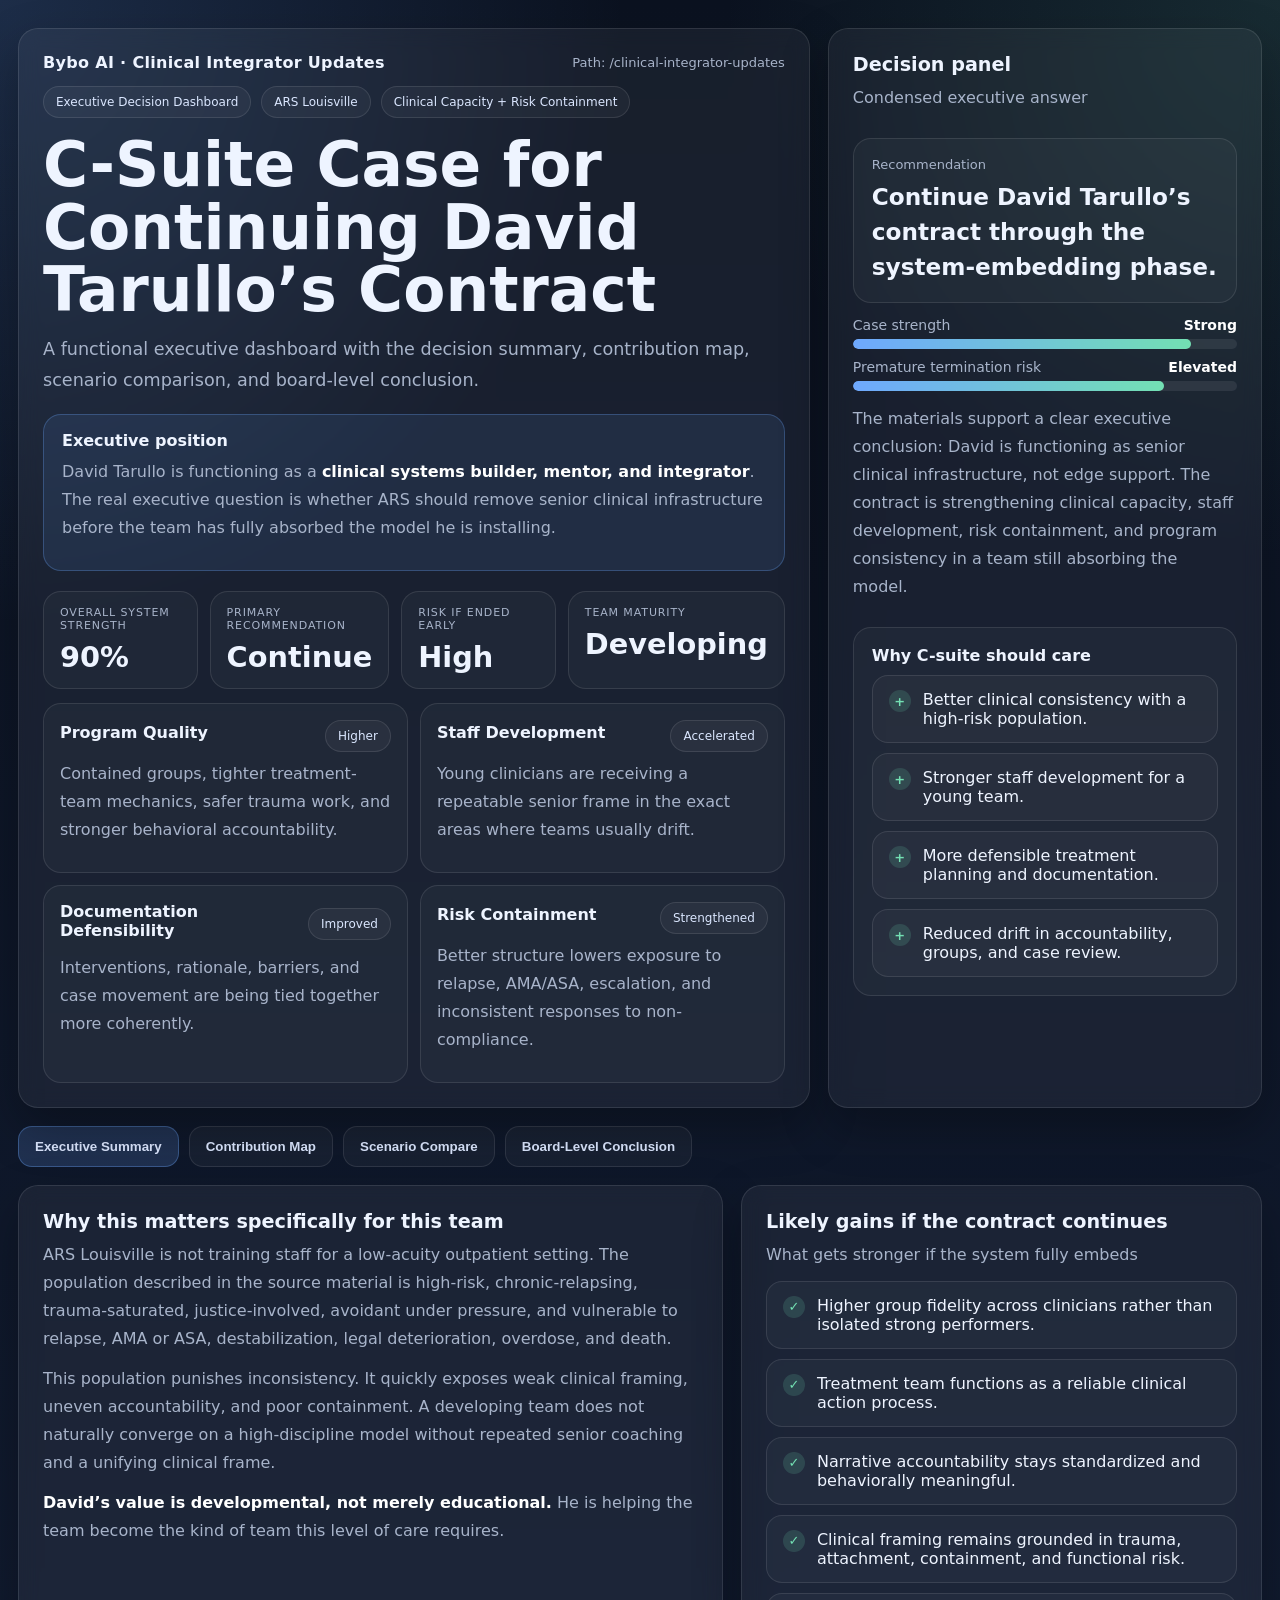
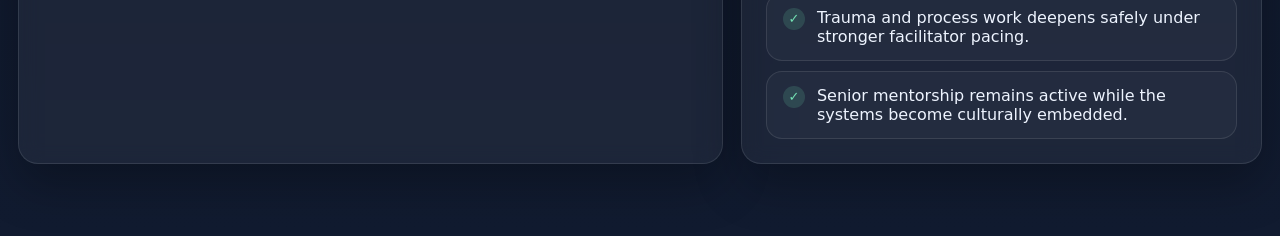
<file: clinical-integrator-updates/index.html>
<!doctype html>
<html lang="en">
<head>
  <meta charset="utf-8" />
  <meta name="viewport" content="width=device-width, initial-scale=1" />
  <title>Bybo AI | Clinical Integrator Updates</title>
  <meta name="description" content="Executive dashboard for the David Tarullo contract case: executive summary, contribution map, scenario comparison, and C-suite conclusion." />
  <style>
    :root {
      --bg: #0b1220;
      --bg2: #111b30;
      --card: rgba(255,255,255,0.05);
      --line: rgba(255,255,255,0.10);
      --text: #eef4ff;
      --muted: #a8b4ca;
      --blue: #6ea8fe;
      --green: #73e0b3;
      --amber: #ffbf69;
      --red: #ff8d8d;
      --radius: 20px;
      --shadow: 0 20px 48px rgba(0,0,0,.28);
    }
    * { box-sizing: border-box; }
    body {
      margin: 0;
      font-family: Inter, system-ui, -apple-system, Segoe UI, Roboto, Arial, sans-serif;
      color: var(--text);
      background:
        radial-gradient(circle at top left, rgba(110,168,254,.18), transparent 28%),
        radial-gradient(circle at top right, rgba(115,224,179,.12), transparent 25%),
        linear-gradient(180deg, var(--bg) 0%, var(--bg2) 100%);
    }
    .wrap { max-width: 1380px; margin: 0 auto; padding: 28px 18px 72px; }
    .grid { display: grid; gap: 18px; }
    .hero { grid-template-columns: 1.55fr .85fr; }
    .card {
      background: var(--card);
      border: 1px solid var(--line);
      border-radius: var(--radius);
      box-shadow: var(--shadow);
      backdrop-filter: blur(10px);
    }
    .inner { padding: 24px; }
    .brandrow { display:flex; justify-content:space-between; gap:12px; align-items:center; margin-bottom:14px; }
    .brand { font-weight: 800; letter-spacing: .02em; }
    .path { font-size: 13px; color: var(--muted); }
    .badges { display:flex; flex-wrap:wrap; gap:10px; margin-bottom:16px; }
    .badge { padding:8px 12px; border-radius:999px; border:1px solid var(--line); background:rgba(255,255,255,.04); font-size:12px; color:#dbe7ff; }
    h1 { margin:0 0 12px; font-size: clamp(2rem, 4.8vw, 4rem); line-height: 1.02; }
    h2 { margin:0 0 8px; font-size: 1.2rem; }
    h3 { margin:0 0 6px; font-size: 1rem; }
    p { margin:0 0 12px; color: var(--muted); line-height:1.75; }
    .lead { font-size: 1.1rem; }
    .alert { border:1px solid rgba(110,168,254,.28); background:rgba(110,168,254,.10); border-radius:18px; padding:16px 18px; margin: 18px 0 20px; }
    .metricgrid { display:grid; grid-template-columns: repeat(4, 1fr); gap:12px; }
    .metric, .mini, .panelblock, .point { border:1px solid var(--line); border-radius:18px; background:rgba(255,255,255,.03); }
    .metric { padding:14px 16px; }
    .label { font-size:11px; text-transform:uppercase; letter-spacing:.08em; color:var(--muted); }
    .value { margin-top:8px; font-size:1.8rem; font-weight:800; }
    .minigrid { display:grid; grid-template-columns: repeat(2, 1fr); gap:12px; margin-top:14px; }
    .mini { padding:16px; }
    .minihead { display:flex; justify-content:space-between; gap:10px; align-items:center; margin-bottom:8px; }
    .decision { display:grid; gap:14px; }
    .decision .panelblock { padding:18px; }
    .progresswrap { display:grid; gap:10px; }
    .prow { display:grid; gap:6px; }
    .phead { display:flex; justify-content:space-between; gap:10px; font-size:14px; color:var(--muted); }
    .track { height:10px; background:rgba(255,255,255,.08); border-radius:999px; overflow:hidden; }
    .bar { height:100%; background:linear-gradient(90deg, var(--blue), var(--green)); border-radius:999px; }
    .list { display:grid; gap:10px; }
    .item { display:flex; gap:12px; padding:14px 16px; border:1px solid var(--line); border-radius:16px; background:rgba(255,255,255,.03); }
    .icon { width:22px; height:22px; border-radius:999px; display:grid; place-items:center; font-size:13px; font-weight:800; flex:none; }
    .ok { background:rgba(115,224,179,.16); color:var(--green); }
    .warn { background:rgba(255,191,105,.16); color:var(--amber); }
    .tabs { display:flex; flex-wrap:wrap; gap:10px; margin-top:18px; }
    .tabbtn { border:1px solid var(--line); background:rgba(255,255,255,.04); color:#dce7ff; border-radius:14px; padding:12px 16px; cursor:pointer; font-weight:700; }
    .tabbtn.active { background:rgba(110,168,254,.18); border-color:rgba(110,168,254,.34); }
    .tab { display:none; margin-top:18px; }
    .tab.active { display:block; }
    .split { display:grid; grid-template-columns: 1.15fr .85fr; gap:18px; }
    .toolbar { display:flex; flex-wrap:wrap; gap:12px; justify-content:space-between; align-items:flex-end; }
    .search { min-width:260px; flex:1; }
    input[type="search"] {
      width:100%; padding:14px 16px; border-radius:16px; border:1px solid var(--line);
      background:rgba(255,255,255,.04); color:var(--text); outline:none;
    }
    .chips { display:flex; flex-wrap:wrap; gap:10px; }
    .chip { padding:10px 14px; border-radius:999px; border:1px solid var(--line); background:rgba(255,255,255,.04); color:#dce7ff; cursor:pointer; }
    .chip.active { background:rgba(110,168,254,.16); border-color:rgba(110,168,254,.34); }
    .contribgrid { display:grid; grid-template-columns: repeat(3, 1fr); gap:14px; margin-top:16px; }
    .contrib { padding:18px; }
    .topline { display:flex; justify-content:space-between; gap:12px; align-items:flex-start; }
    .score { min-width:84px; text-align:right; border:1px solid var(--line); border-radius:16px; padding:10px 12px; }
    .tags { display:flex; flex-wrap:wrap; gap:8px; margin-top:12px; }
    .tag { font-size:12px; padding:7px 10px; border:1px solid var(--line); border-radius:999px; color:#dce7ff; }
    details { border:1px solid var(--line); border-radius:18px; padding:0 18px; background:rgba(255,255,255,.025); margin-top:10px; }
    summary { list-style:none; cursor:pointer; padding:18px 0; font-weight:800; }
    summary::-webkit-details-marker { display:none; }
    .detailbody { padding:0 0 18px; display:grid; gap:10px; }
    .scenariogrid, .footgrid { display:grid; grid-template-columns: 1fr 1fr; gap:18px; }
    .stack { display:grid; gap:18px; }
    .empty { padding:28px; text-align:center; color:var(--muted); border:1px dashed var(--line); border-radius:18px; margin-top:16px; }
    @media (max-width: 1180px) {
      .hero, .split, .scenariogrid, .footgrid, .contribgrid { grid-template-columns: 1fr; }
      .metricgrid, .minigrid { grid-template-columns: repeat(2, 1fr); }
    }
    @media (max-width: 680px) {
      .wrap { padding:18px 14px 60px; }
      .metricgrid, .minigrid { grid-template-columns: 1fr; }
      .tabbtn { width:100%; }
    }
  </style>
</head>
<body>
  <div class="wrap" id="app"></div>

  <script>
    const areas = [
      { id:'group-model', title:'Clinical Operating Model for Group Treatment', category:'Program Quality', score:92, summary:'Installed a start-to-finish operating model for residential groups built on structure, boundary consistency, and behavioral leadership rather than loose facilitation.', bullets:['Standardized group execution around seating, silence, phones, start-time discipline, and firm boundaries.','Reinforced the principle that Container precedes content, making structure the basis of safe and effective treatment delivery.','Closed a common gap in young teams: insight without the behavioral authority to interrupt drift, redirect story, and hold the room.','Linked structural drift to concrete operational risks including AMA/ASA, relapse, overdose, chaotic incidents, and treatment dropout.'], value:['Higher group fidelity','Safer rooms','Less staff drift','Better real-time containment'], risk:'Group quality becomes personality-dependent, with gradual loosening of norms and reduced therapeutic containment.' },
      { id:'treatment-team', title:'Treatment Team as a Clinical Decision Engine', category:'Operations', score:89, summary:'Converted treatment team from descriptive discussion into a repeatable process that forces conceptualization, intervention selection, and treatment plan movement.', bullets:['Established an explicit chain: clinical conceptualization leads intervention selection, which leads treatment plan update.','Reframed treatment plans as operating instructions for residential care rather than paperwork.','Introduced case review expectations across substance use, psychiatric status, participation concerns, treatment-task progress, functional targets, and proposed interventions.','Built a one-page case review tool to reduce narrative drift and tighten documentation inputs.'], value:['Faster treatment-team throughput','More defensible documentation','Better intervention consistency','Stronger payer readiness'], risk:'The team may regress toward discussion-heavy meetings with weaker case movement and less disciplined treatment planning.' },
      { id:'narrative-accountability', title:'Structured Accountability Architecture', category:'Clinical Discipline', score:87, summary:'Built a sequenced narrative-assignment system that treats accountability work as a core intervention rather than optional homework.', bullets:['Standardized the progression of Motivation Narrative, Family Trauma Narrative, and Step One/Addiction Narrative.','Required presentation, peer feedback, facilitator determination, and redo criteria tied to denial, avoidance, and low effort.','Created a uniform control point through case review so assignments progress consistently across levels of care.','Reduced the tendency of less experienced staff to negotiate avoidance or unintentionally reward resistance.'], value:['Repeatable progression model','Less loophole-driven resistance','Uniform expectations','Higher accountability consistency'], risk:'Assignments may become inconsistently enforced, turning narrative work into optional or negotiable activity.' },
      { id:'clinical-lens', title:'Sharper Clinical Lens for a High-Risk Population', category:'Case Conceptualization', score:94, summary:'Upgraded how staff interpret survival-level addiction, trauma, attachment injury, and containment deficits under pressure.', bullets:['Shifted clinicians away from symptom checklists toward dynamic case conceptualization under stress.','Clarified that many clients are not simply under-motivated; they are under-contained.','Reduced the risk that staff misread survival behavior as only manipulation or only defiance.','Connected family trauma and developmental injury directly to treatment planning, intervention choice, and behavioral expectations.'], value:['Better formulation','Less punitive drift','Less over-accommodation','Smarter treatment planning'], risk:'Clinical framing may split between punitive and permissive styles, reducing consistency with this population.' },
      { id:'accountability', title:'Accountability Without Punishment or Chaos', category:'Risk Containment', score:90, summary:'Trained staff to hold a strong line calmly and clearly, without collapsing into shame-based confrontation or permissive drift.', bullets:['Defined accountability as a treatment function, not a punishment strategy.','Taught staff to identify defenses, ask concrete accountability questions, and remain direct, regulated, and non-shaming.','Provided a structured discharge-risk sequence: facts, agreement, choice, impact, driver, corrective action, consequence.','Improved staff handling in high-stakes moments where inexperienced teams often lose leverage.'], value:['Fewer reactive encounters','More uniform consequences','Clearer corrective action','Stronger milieu stability'], risk:'Staff may swing between over-accommodation and emotional confrontation, especially in non-compliance scenarios.' },
      { id:'trauma-process', title:'Contained Trauma and Process Work', category:'Advanced Practice', score:85, summary:'Increased the team’s ability to run brief experiential work with pacing, grounding, affect containment, and disciplined feedback.', bullets:['Taught clinicians to move clients from story into feeling states without escalating the room.','Structured short prompts, grounding, and role discipline to reduce destabilization risk.','Introduced repeatable protocols such as Truth Response Check-In and Mirror Feedback.','Expanded the team’s ability to do deeper work safely with a trauma-saturated population.'], value:['Safer depth work','Improved affect regulation','More reliable facilitator pacing','Better trauma-process execution'], risk:'The team’s deeper process work may become inconsistent or too risky to sustain with confidence.' }
    ];
    const gains = ['Higher group fidelity across clinicians rather than isolated strong performers.','Treatment team functions as a reliable clinical action process.','Narrative accountability stays standardized and behaviorally meaningful.','Clinical framing remains grounded in trauma, attachment, containment, and functional risk.','Trauma and process work deepens safely under stronger facilitator pacing.','Senior mentorship remains active while the systems become culturally embedded.'];
    const risks = ['Partial adoption followed by drift in group norms and room leadership.','Treatment team slides back toward descriptive discussion.','Accountability becomes inconsistent across staff personalities.','Younger clinicians lose senior containment while still building confidence.','Hard-won gains remain visible but fragile rather than institutionalized.','The organization removes infrastructure before transfer of capability is complete.'];
    const outcomes = [['Program Quality','Higher','Contained groups, tighter treatment-team mechanics, safer trauma work, and stronger behavioral accountability.'],['Staff Development','Accelerated','Young clinicians are receiving a repeatable senior frame in the exact areas where teams usually drift.'],['Documentation Defensibility','Improved','Interventions, rationale, barriers, and case movement are being tied together more coherently.'],['Risk Containment','Strengthened','Better structure lowers exposure to relapse, AMA/ASA, escalation, and inconsistent responses to non-compliance.']];
    const state = { tab:'summary', search:'', category:'All' };
    const avg = Math.round(areas.reduce((a,b)=>a+b.score,0)/areas.length);
    function esc(s){ return String(s).replaceAll('&','&amp;').replaceAll('<','&lt;').replaceAll('>','&gt;').replaceAll('"','&quot;'); }
    function categories(){ return ['All', ...new Set(areas.map(a=>a.category))]; }
    function filtered(){ return areas.filter(a=>{ const matchCategory = state.category==='All'||a.category===state.category; const hay = [a.title,a.category,a.summary,a.bullets.join(' '),a.value.join(' '),a.risk].join(' ').toLowerCase(); const matchSearch = hay.includes(state.search.toLowerCase()); return matchCategory && matchSearch; }); }
    function render(){
      const app = document.getElementById('app');
      const rows = filtered();
      app.innerHTML = `
        <div class="grid hero">
          <section class="card"><div class="inner">
            <div class="brandrow"><div class="brand">Bybo AI · Clinical Integrator Updates</div><div class="path">Path: /clinical-integrator-updates</div></div>
            <div class="badges"><span class="badge">Executive Decision Dashboard</span><span class="badge">ARS Louisville</span><span class="badge">Clinical Capacity + Risk Containment</span></div>
            <h1>C-Suite Case for Continuing David Tarullo’s Contract</h1>
            <p class="lead">A functional executive dashboard with the decision summary, contribution map, scenario comparison, and board-level conclusion.</p>
            <div class="alert"><strong>Executive position</strong><p style="margin-top:8px">David Tarullo is functioning as a <strong style="color:#fff">clinical systems builder, mentor, and integrator</strong>. The real executive question is whether ARS should remove senior clinical infrastructure before the team has fully absorbed the model he is installing.</p></div>
            <div class="metricgrid"><div class="metric"><div class="label">Overall System Strength</div><div class="value">${avg}%</div></div><div class="metric"><div class="label">Primary Recommendation</div><div class="value">Continue</div></div><div class="metric"><div class="label">Risk if Ended Early</div><div class="value">High</div></div><div class="metric"><div class="label">Team Maturity</div><div class="value">Developing</div></div></div>
            <div class="minigrid">${outcomes.map(o=>`<div class="mini"><div class="minihead"><h3>${esc(o[0])}</h3><span class="badge">${esc(o[1])}</span></div><p>${esc(o[2])}</p></div>`).join('')}</div>
          </div></section>
          <aside class="card"><div class="inner decision">
            <div><h2>Decision panel</h2><p>Condensed executive answer</p></div>
            <div class="panelblock"><div class="path">Recommendation</div><div style="margin-top:8px;font-size:1.45rem;font-weight:800;line-height:1.5">Continue David Tarullo’s contract through the system-embedding phase.</div></div>
            <div class="progresswrap"><div class="prow"><div class="phead"><span>Case strength</span><strong style="color:#fff">Strong</strong></div><div class="track"><div class="bar" style="width:88%"></div></div></div><div class="prow"><div class="phead"><span>Premature termination risk</span><strong style="color:#fff">Elevated</strong></div><div class="track"><div class="bar" style="width:81%"></div></div></div></div>
            <p>The materials support a clear executive conclusion: David is functioning as senior clinical infrastructure, not edge support. The contract is strengthening clinical capacity, staff development, risk containment, and program consistency in a team still absorbing the model.</p>
            <div class="panelblock"><h3>Why C-suite should care</h3><div class="list" style="margin-top:10px"><div class="item"><div class="icon ok">+</div><div>Better clinical consistency with a high-risk population.</div></div><div class="item"><div class="icon ok">+</div><div>Stronger staff development for a young team.</div></div><div class="item"><div class="icon ok">+</div><div>More defensible treatment planning and documentation.</div></div><div class="item"><div class="icon ok">+</div><div>Reduced drift in accountability, groups, and case review.</div></div></div></div>
          </div></aside>
        </div>
        <div class="tabs">${[['summary','Executive Summary'],['contrib','Contribution Map'],['scenario','Scenario Compare'],['conclusion','Board-Level Conclusion']].map(t=>`<button class="tabbtn ${state.tab===t[0]?'active':''}" data-tab="${t[0]}">${t[1]}</button>`).join('')}</div>
        <section class="tab ${state.tab==='summary'?'active':''}"><div class="split"><div class="card"><div class="inner"><h2>Why this matters specifically for this team</h2><p>ARS Louisville is not training staff for a low-acuity outpatient setting. The population described in the source material is high-risk, chronic-relapsing, trauma-saturated, justice-involved, avoidant under pressure, and vulnerable to relapse, AMA or ASA, destabilization, legal deterioration, overdose, and death.</p><p>This population punishes inconsistency. It quickly exposes weak clinical framing, uneven accountability, and poor containment. A developing team does not naturally converge on a high-discipline model without repeated senior coaching and a unifying clinical frame.</p><p><strong style="color:#fff">David’s value is developmental, not merely educational.</strong> He is helping the team become the kind of team this level of care requires.</p></div></div><div class="card"><div class="inner"><h2>Likely gains if the contract continues</h2><p>What gets stronger if the system fully embeds</p><div class="list" style="margin-top:12px">${gains.map(g=>`<div class="item"><div class="icon ok">✓</div><div>${esc(g)}</div></div>`).join('')}</div></div></div></div></section>
        <section class="tab ${state.tab==='contrib'?'active':''}"><div class="card"><div class="inner"><h2>Interactive contribution map</h2><p>Search, filter, and expand the evidence behind the recommendation.</p><div class="toolbar"><div class="search"><input id="searchInput" type="search" placeholder="Search themes, risks, or contributions" value="${esc(state.search)}" /></div><div class="chips">${categories().map(c=>`<button class="chip ${state.category===c?'active':''}" data-category="${esc(c)}">${esc(c)}</button>`).join('')}</div></div>${rows.length?`<div class="contribgrid">${rows.map(a=>`<article class="metric contrib"><div class="topline"><div><span class="badge">${esc(a.category)}</span><h3 style="margin-top:10px;font-size:1.05rem;line-height:1.55">${esc(a.title)}</h3></div><div class="score"><div class="label">Strength</div><div style="margin-top:4px;font-size:1.3rem;font-weight:800">${a.score}%</div></div></div><div class="track" style="margin-top:12px"><div class="bar" style="width:${a.score}%"></div></div><p style="margin-top:12px">${esc(a.summary)}</p><div class="tags">${a.value.map(v=>`<span class="tag">${esc(v)}</span>`).join('')}</div><div class="item" style="margin-top:14px;padding:12px 14px"><div class="icon warn">!</div><div>${esc(a.risk)}</div></div></article>`).join('')}</div>${rows.map(a=>`<details><summary>${esc(a.title)}</summary><div class="detailbody"><p>${esc(a.summary)}</p>${a.bullets.map(b=>`<div class="point inner" style="padding:12px 14px">${esc(b)}</div>`).join('')}</div></details>`).join('')}`:`<div class="empty">No contribution areas matched that filter. Try a broader search or switch back to All categories.</div>`}</div></div></section>
        <section class="tab ${state.tab==='scenario'?'active':''}"><div class="scenariogrid"><div class="card"><div class="inner"><h2>Scenario A — Continue the contract</h2><p>Likely operational outcome</p><div class="list" style="margin-top:12px">${gains.map(g=>`<div class="item"><div class="icon ok">✓</div><div>${esc(g)}</div></div>`).join('')}</div></div></div><div class="card"><div class="inner"><h2>Scenario B — End the contract early</h2><p>Most likely pattern is drift, not neutrality</p><div class="list" style="margin-top:12px">${risks.map(r=>`<div class="item"><div class="icon warn">!</div><div>${esc(r)}</div></div>`).join('')}</div></div></div></div></section>
        <section class="tab ${state.tab==='conclusion'?'active':''}"><div class="footgrid"><div class="stack"><div class="card"><div class="inner"><h2>Bottom line</h2><p class="lead">David is not an added expense around the edges of programming. He is a <strong style="color:#fff">force multiplier</strong> for program quality, staff development, risk containment, and clinical consistency.</p></div></div><div class="card"><div class="inner"><h2>Executive implication</h2><p>Ending the contract now would remove senior clinical infrastructure while the team is still internalizing the operating system required to serve a high-risk, trauma-saturated population safely and effectively.</p></div></div></div><div class="card"><div class="inner"><h2>Decision summary</h2><div class="list" style="margin-top:12px"><div class="item"><div class="icon ok">1</div><div><strong style="color:#fff">Recommended action</strong><br><span style="color:var(--muted)">Continue contract.</span></div></div><div class="item"><div class="icon ok">2</div><div><strong style="color:#fff">Why now</strong><br><span style="color:var(--muted)">The visible gains indicate the value is becoming embedded, not exhausted.</span></div></div><div class="item"><div class="icon ok">3</div><div><strong style="color:#fff">What is being protected</strong><br><span style="color:var(--muted)">Group containment, case review discipline, narrative accountability, trauma-informed formulation, and calm high-standards staff leadership.</span></div></div></div></div></div></div></section>`;
      app.querySelectorAll('[data-tab]').forEach(btn=>btn.addEventListener('click',()=>{state.tab=btn.dataset.tab; render();}));
      const input=document.getElementById('searchInput'); if(input) input.addEventListener('input',e=>{state.search=e.target.value; render();});
      app.querySelectorAll('[data-category]').forEach(btn=>btn.addEventListener('click',()=>{state.category=btn.dataset.category; render();}));
    }
    render();
  </script>
</body>
</html>
</file>
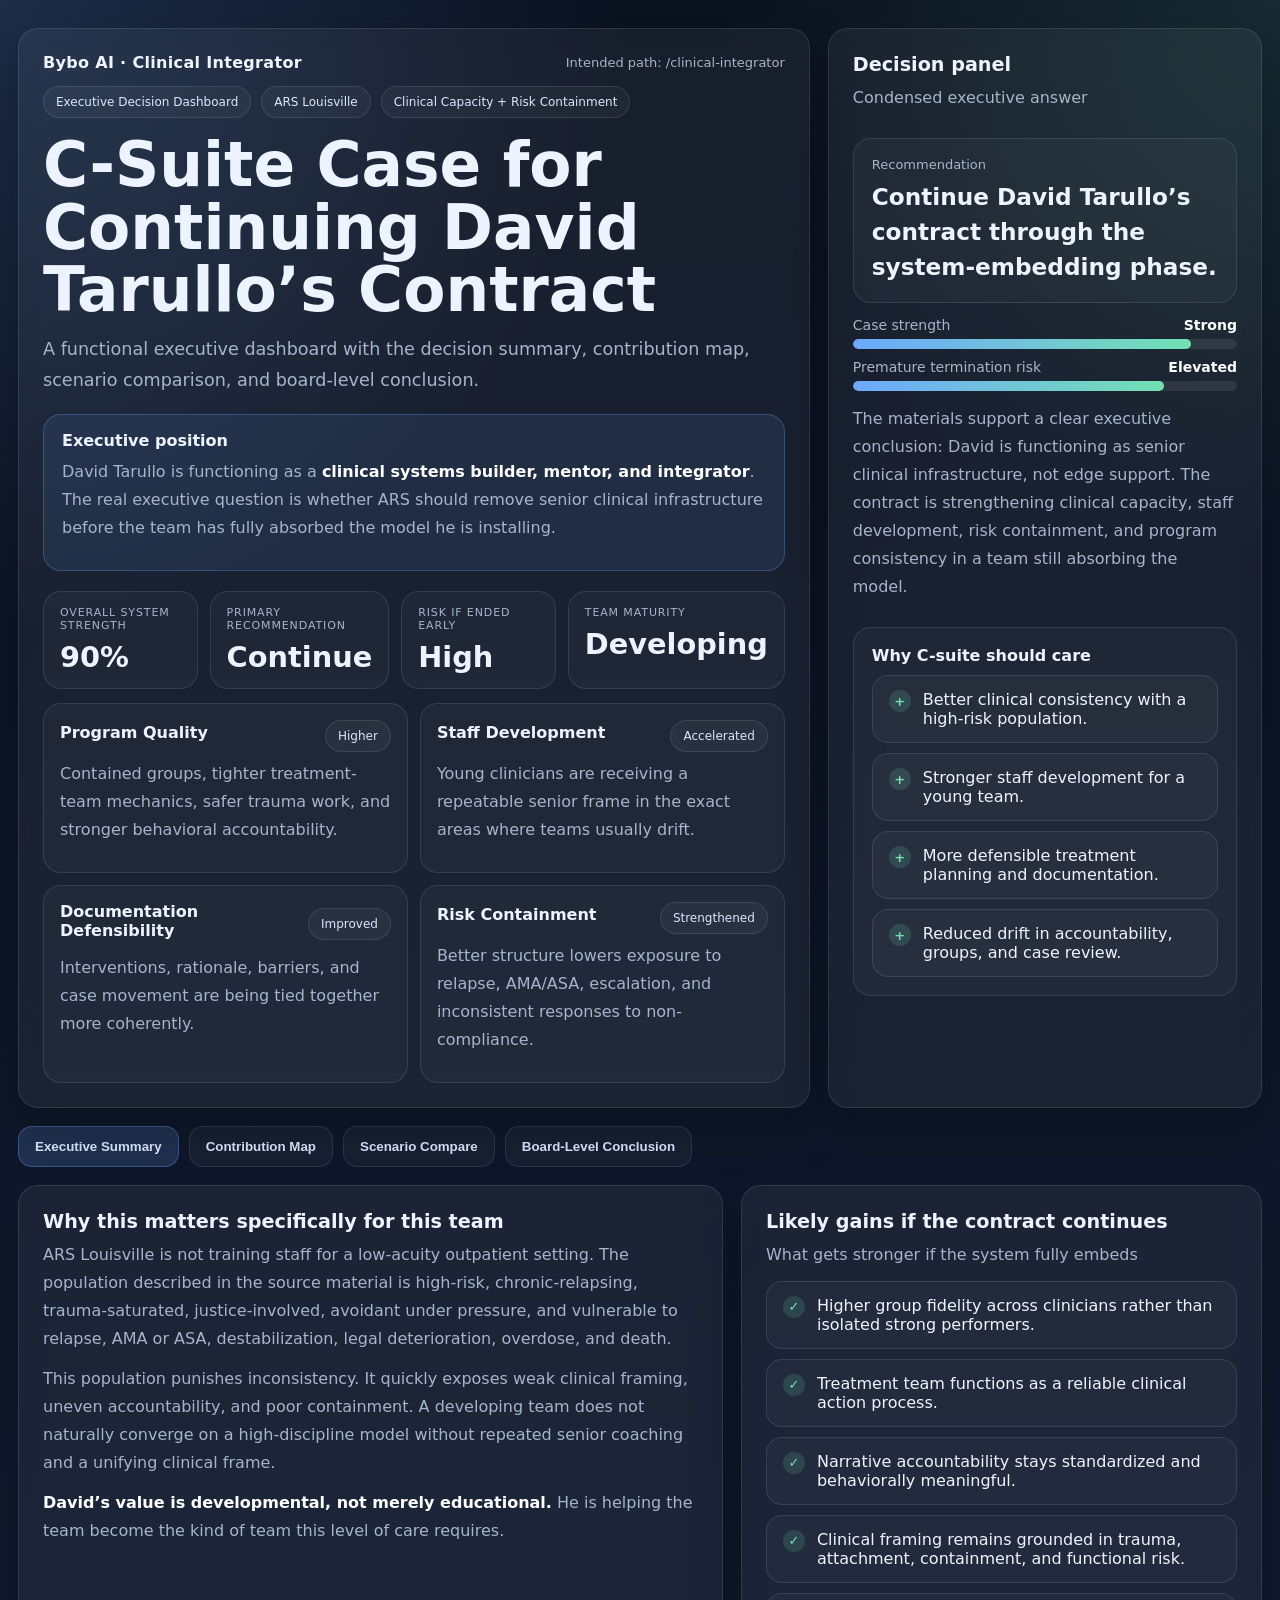
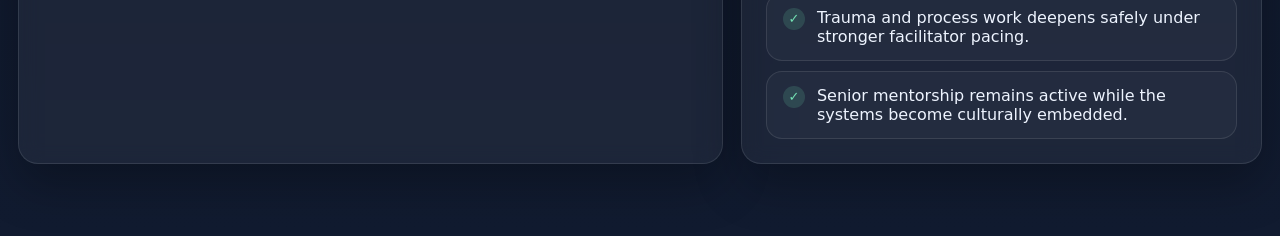
<file: clinical-integrator/index.html>
<!doctype html>
<html lang="en">
<head>
  <meta charset="utf-8" />
  <meta name="viewport" content="width=device-width, initial-scale=1" />
  <title>Bybo AI | Clinical Integrator</title>
  <meta name="description" content="Executive dashboard for the David Tarullo contract case: executive summary, contribution map, scenario comparison, and C-suite conclusion." />
  <style>
    :root {
      --bg: #0b1220;
      --bg2: #111b30;
      --card: rgba(255,255,255,0.05);
      --line: rgba(255,255,255,0.10);
      --text: #eef4ff;
      --muted: #a8b4ca;
      --blue: #6ea8fe;
      --green: #73e0b3;
      --amber: #ffbf69;
      --red: #ff8d8d;
      --radius: 20px;
      --shadow: 0 20px 48px rgba(0,0,0,.28);
    }
    * { box-sizing: border-box; }
    body {
      margin: 0;
      font-family: Inter, system-ui, -apple-system, Segoe UI, Roboto, Arial, sans-serif;
      color: var(--text);
      background:
        radial-gradient(circle at top left, rgba(110,168,254,.18), transparent 28%),
        radial-gradient(circle at top right, rgba(115,224,179,.12), transparent 25%),
        linear-gradient(180deg, var(--bg) 0%, var(--bg2) 100%);
    }
    .wrap { max-width: 1380px; margin: 0 auto; padding: 28px 18px 72px; }
    .grid { display: grid; gap: 18px; }
    .hero { grid-template-columns: 1.55fr .85fr; }
    .card {
      background: var(--card);
      border: 1px solid var(--line);
      border-radius: var(--radius);
      box-shadow: var(--shadow);
      backdrop-filter: blur(10px);
    }
    .inner { padding: 24px; }
    .brandrow { display:flex; justify-content:space-between; gap:12px; align-items:center; margin-bottom:14px; }
    .brand { font-weight: 800; letter-spacing: .02em; }
    .path { font-size: 13px; color: var(--muted); }
    .badges { display:flex; flex-wrap:wrap; gap:10px; margin-bottom:16px; }
    .badge { padding:8px 12px; border-radius:999px; border:1px solid var(--line); background:rgba(255,255,255,.04); font-size:12px; color:#dbe7ff; }
    h1 { margin:0 0 12px; font-size: clamp(2rem, 4.8vw, 4rem); line-height: 1.02; }
    h2 { margin:0 0 8px; font-size: 1.2rem; }
    h3 { margin:0 0 6px; font-size: 1rem; }
    p { margin:0 0 12px; color: var(--muted); line-height:1.75; }
    .lead { font-size: 1.1rem; }
    .alert { border:1px solid rgba(110,168,254,.28); background:rgba(110,168,254,.10); border-radius:18px; padding:16px 18px; margin: 18px 0 20px; }
    .metricgrid { display:grid; grid-template-columns: repeat(4, 1fr); gap:12px; }
    .metric, .mini, .panelblock, .point { border:1px solid var(--line); border-radius:18px; background:rgba(255,255,255,.03); }
    .metric { padding:14px 16px; }
    .label { font-size:11px; text-transform:uppercase; letter-spacing:.08em; color:var(--muted); }
    .value { margin-top:8px; font-size:1.8rem; font-weight:800; }
    .minigrid { display:grid; grid-template-columns: repeat(2, 1fr); gap:12px; margin-top:14px; }
    .mini { padding:16px; }
    .minihead { display:flex; justify-content:space-between; gap:10px; align-items:center; margin-bottom:8px; }
    .decision { display:grid; gap:14px; }
    .decision .panelblock { padding:18px; }
    .progresswrap { display:grid; gap:10px; }
    .prow { display:grid; gap:6px; }
    .phead { display:flex; justify-content:space-between; gap:10px; font-size:14px; color:var(--muted); }
    .track { height:10px; background:rgba(255,255,255,.08); border-radius:999px; overflow:hidden; }
    .bar { height:100%; background:linear-gradient(90deg, var(--blue), var(--green)); border-radius:999px; }
    .list { display:grid; gap:10px; }
    .item { display:flex; gap:12px; padding:14px 16px; border:1px solid var(--line); border-radius:16px; background:rgba(255,255,255,.03); }
    .icon { width:22px; height:22px; border-radius:999px; display:grid; place-items:center; font-size:13px; font-weight:800; flex:none; }
    .ok { background:rgba(115,224,179,.16); color:var(--green); }
    .warn { background:rgba(255,191,105,.16); color:var(--amber); }
    .tabs { display:flex; flex-wrap:wrap; gap:10px; margin-top:18px; }
    .tabbtn { border:1px solid var(--line); background:rgba(255,255,255,.04); color:#dce7ff; border-radius:14px; padding:12px 16px; cursor:pointer; font-weight:700; }
    .tabbtn.active { background:rgba(110,168,254,.18); border-color:rgba(110,168,254,.34); }
    .tab { display:none; margin-top:18px; }
    .tab.active { display:block; }
    .split { display:grid; grid-template-columns: 1.15fr .85fr; gap:18px; }
    .toolbar { display:flex; flex-wrap:wrap; gap:12px; justify-content:space-between; align-items:flex-end; }
    .search { min-width:260px; flex:1; }
    input[type="search"] {
      width:100%; padding:14px 16px; border-radius:16px; border:1px solid var(--line);
      background:rgba(255,255,255,.04); color:var(--text); outline:none;
    }
    .chips { display:flex; flex-wrap:wrap; gap:10px; }
    .chip { padding:10px 14px; border-radius:999px; border:1px solid var(--line); background:rgba(255,255,255,.04); color:#dce7ff; cursor:pointer; }
    .chip.active { background:rgba(110,168,254,.16); border-color:rgba(110,168,254,.34); }
    .contribgrid { display:grid; grid-template-columns: repeat(3, 1fr); gap:14px; margin-top:16px; }
    .contrib { padding:18px; }
    .topline { display:flex; justify-content:space-between; gap:12px; align-items:flex-start; }
    .score { min-width:84px; text-align:right; border:1px solid var(--line); border-radius:16px; padding:10px 12px; }
    .tags { display:flex; flex-wrap:wrap; gap:8px; margin-top:12px; }
    .tag { font-size:12px; padding:7px 10px; border:1px solid var(--line); border-radius:999px; color:#dce7ff; }
    details { border:1px solid var(--line); border-radius:18px; padding:0 18px; background:rgba(255,255,255,.025); margin-top:10px; }
    summary { list-style:none; cursor:pointer; padding:18px 0; font-weight:800; }
    summary::-webkit-details-marker { display:none; }
    .detailbody { padding:0 0 18px; display:grid; gap:10px; }
    .scenariogrid, .footgrid { display:grid; grid-template-columns: 1fr 1fr; gap:18px; }
    .stack { display:grid; gap:18px; }
    .empty { padding:28px; text-align:center; color:var(--muted); border:1px dashed var(--line); border-radius:18px; margin-top:16px; }
    @media (max-width: 1180px) {
      .hero, .split, .scenariogrid, .footgrid, .contribgrid { grid-template-columns: 1fr; }
      .metricgrid, .minigrid { grid-template-columns: repeat(2, 1fr); }
    }
    @media (max-width: 680px) {
      .wrap { padding:18px 14px 60px; }
      .metricgrid, .minigrid { grid-template-columns: 1fr; }
      .tabbtn { width:100%; }
    }
  </style>
</head>
<body>
  <div class="wrap" id="app"></div>

  <script>
    const areas = [
      { id:'group-model', title:'Clinical Operating Model for Group Treatment', category:'Program Quality', score:92, summary:'Installed a start-to-finish operating model for residential groups built on structure, boundary consistency, and behavioral leadership rather than loose facilitation.', bullets:['Standardized group execution around seating, silence, phones, start-time discipline, and firm boundaries.','Reinforced the principle that Container precedes content, making structure the basis of safe and effective treatment delivery.','Closed a common gap in young teams: insight without the behavioral authority to interrupt drift, redirect story, and hold the room.','Linked structural drift to concrete operational risks including AMA/ASA, relapse, overdose, chaotic incidents, and treatment dropout.'], value:['Higher group fidelity','Safer rooms','Less staff drift','Better real-time containment'], risk:'Group quality becomes personality-dependent, with gradual loosening of norms and reduced therapeutic containment.' },
      { id:'treatment-team', title:'Treatment Team as a Clinical Decision Engine', category:'Operations', score:89, summary:'Converted treatment team from descriptive discussion into a repeatable process that forces conceptualization, intervention selection, and treatment plan movement.', bullets:['Established an explicit chain: clinical conceptualization leads intervention selection, which leads treatment plan update.','Reframed treatment plans as operating instructions for residential care rather than paperwork.','Introduced case review expectations across substance use, psychiatric status, participation concerns, treatment-task progress, functional targets, and proposed interventions.','Built a one-page case review tool to reduce narrative drift and tighten documentation inputs.'], value:['Faster treatment-team throughput','More defensible documentation','Better intervention consistency','Stronger payer readiness'], risk:'The team may regress toward discussion-heavy meetings with weaker case movement and less disciplined treatment planning.' },
      { id:'narrative-accountability', title:'Structured Accountability Architecture', category:'Clinical Discipline', score:87, summary:'Built a sequenced narrative-assignment system that treats accountability work as a core intervention rather than optional homework.', bullets:['Standardized the progression of Motivation Narrative, Family Trauma Narrative, and Step One/Addiction Narrative.','Required presentation, peer feedback, facilitator determination, and redo criteria tied to denial, avoidance, and low effort.','Created a uniform control point through case review so assignments progress consistently across levels of care.','Reduced the tendency of less experienced staff to negotiate avoidance or unintentionally reward resistance.'], value:['Repeatable progression model','Less loophole-driven resistance','Uniform expectations','Higher accountability consistency'], risk:'Assignments may become inconsistently enforced, turning narrative work into optional or negotiable activity.' },
      { id:'clinical-lens', title:'Sharper Clinical Lens for a High-Risk Population', category:'Case Conceptualization', score:94, summary:'Upgraded how staff interpret survival-level addiction, trauma, attachment injury, and containment deficits under pressure.', bullets:['Shifted clinicians away from symptom checklists toward dynamic case conceptualization under stress.','Clarified that many clients are not simply under-motivated; they are under-contained.','Reduced the risk that staff misread survival behavior as only manipulation or only defiance.','Connected family trauma and developmental injury directly to treatment planning, intervention choice, and behavioral expectations.'], value:['Better formulation','Less punitive drift','Less over-accommodation','Smarter treatment planning'], risk:'Clinical framing may split between punitive and permissive styles, reducing consistency with this population.' },
      { id:'accountability', title:'Accountability Without Punishment or Chaos', category:'Risk Containment', score:90, summary:'Trained staff to hold a strong line calmly and clearly, without collapsing into shame-based confrontation or permissive drift.', bullets:['Defined accountability as a treatment function, not a punishment strategy.','Taught staff to identify defenses, ask concrete accountability questions, and remain direct, regulated, and non-shaming.','Provided a structured discharge-risk sequence: facts, agreement, choice, impact, driver, corrective action, consequence.','Improved staff handling in high-stakes moments where inexperienced teams often lose leverage.'], value:['Fewer reactive encounters','More uniform consequences','Clearer corrective action','Stronger milieu stability'], risk:'Staff may swing between over-accommodation and emotional confrontation, especially in non-compliance scenarios.' },
      { id:'trauma-process', title:'Contained Trauma and Process Work', category:'Advanced Practice', score:85, summary:'Increased the team’s ability to run brief experiential work with pacing, grounding, affect containment, and disciplined feedback.', bullets:['Taught clinicians to move clients from story into feeling states without escalating the room.','Structured short prompts, grounding, and role discipline to reduce destabilization risk.','Introduced repeatable protocols such as Truth Response Check-In and Mirror Feedback.','Expanded the team’s ability to do deeper work safely with a trauma-saturated population.'], value:['Safer depth work','Improved affect regulation','More reliable facilitator pacing','Better trauma-process execution'], risk:'The team’s deeper process work may become inconsistent or too risky to sustain with confidence.' }
    ];
    const gains = ['Higher group fidelity across clinicians rather than isolated strong performers.','Treatment team functions as a reliable clinical action process.','Narrative accountability stays standardized and behaviorally meaningful.','Clinical framing remains grounded in trauma, attachment, containment, and functional risk.','Trauma and process work deepens safely under stronger facilitator pacing.','Senior mentorship remains active while the systems become culturally embedded.'];
    const risks = ['Partial adoption followed by drift in group norms and room leadership.','Treatment team slides back toward descriptive discussion.','Accountability becomes inconsistent across staff personalities.','Younger clinicians lose senior containment while still building confidence.','Hard-won gains remain visible but fragile rather than institutionalized.','The organization removes infrastructure before transfer of capability is complete.'];
    const outcomes = [['Program Quality','Higher','Contained groups, tighter treatment-team mechanics, safer trauma work, and stronger behavioral accountability.'],['Staff Development','Accelerated','Young clinicians are receiving a repeatable senior frame in the exact areas where teams usually drift.'],['Documentation Defensibility','Improved','Interventions, rationale, barriers, and case movement are being tied together more coherently.'],['Risk Containment','Strengthened','Better structure lowers exposure to relapse, AMA/ASA, escalation, and inconsistent responses to non-compliance.']];
    const state = { tab:'summary', search:'', category:'All' };
    const avg = Math.round(areas.reduce((a,b)=>a+b.score,0)/areas.length);
    function esc(s){ return String(s).replaceAll('&','&amp;').replaceAll('<','&lt;').replaceAll('>','&gt;').replaceAll('"','&quot;'); }
    function categories(){ return ['All', ...new Set(areas.map(a=>a.category))]; }
    function filtered(){ return areas.filter(a=>{ const matchCategory = state.category==='All'||a.category===state.category; const hay = [a.title,a.category,a.summary,a.bullets.join(' '),a.value.join(' '),a.risk].join(' ').toLowerCase(); const matchSearch = hay.includes(state.search.toLowerCase()); return matchCategory && matchSearch; }); }
    function render(){
      const app = document.getElementById('app');
      const rows = filtered();
      app.innerHTML = `
        <div class="grid hero">
          <section class="card"><div class="inner">
            <div class="brandrow"><div class="brand">Bybo AI · Clinical Integrator</div><div class="path">Intended path: /clinical-integrator</div></div>
            <div class="badges"><span class="badge">Executive Decision Dashboard</span><span class="badge">ARS Louisville</span><span class="badge">Clinical Capacity + Risk Containment</span></div>
            <h1>C-Suite Case for Continuing David Tarullo’s Contract</h1>
            <p class="lead">A functional executive dashboard with the decision summary, contribution map, scenario comparison, and board-level conclusion.</p>
            <div class="alert"><strong>Executive position</strong><p style="margin-top:8px">David Tarullo is functioning as a <strong style="color:#fff">clinical systems builder, mentor, and integrator</strong>. The real executive question is whether ARS should remove senior clinical infrastructure before the team has fully absorbed the model he is installing.</p></div>
            <div class="metricgrid"><div class="metric"><div class="label">Overall System Strength</div><div class="value">${avg}%</div></div><div class="metric"><div class="label">Primary Recommendation</div><div class="value">Continue</div></div><div class="metric"><div class="label">Risk if Ended Early</div><div class="value">High</div></div><div class="metric"><div class="label">Team Maturity</div><div class="value">Developing</div></div></div>
            <div class="minigrid">${outcomes.map(o=>`<div class="mini"><div class="minihead"><h3>${esc(o[0])}</h3><span class="badge">${esc(o[1])}</span></div><p>${esc(o[2])}</p></div>`).join('')}</div>
          </div></section>
          <aside class="card"><div class="inner decision">
            <div><h2>Decision panel</h2><p>Condensed executive answer</p></div>
            <div class="panelblock"><div class="path">Recommendation</div><div style="margin-top:8px;font-size:1.45rem;font-weight:800;line-height:1.5">Continue David Tarullo’s contract through the system-embedding phase.</div></div>
            <div class="progresswrap"><div class="prow"><div class="phead"><span>Case strength</span><strong style="color:#fff">Strong</strong></div><div class="track"><div class="bar" style="width:88%"></div></div></div><div class="prow"><div class="phead"><span>Premature termination risk</span><strong style="color:#fff">Elevated</strong></div><div class="track"><div class="bar" style="width:81%"></div></div></div></div>
            <p>The materials support a clear executive conclusion: David is functioning as senior clinical infrastructure, not edge support. The contract is strengthening clinical capacity, staff development, risk containment, and program consistency in a team still absorbing the model.</p>
            <div class="panelblock"><h3>Why C-suite should care</h3><div class="list" style="margin-top:10px"><div class="item"><div class="icon ok">+</div><div>Better clinical consistency with a high-risk population.</div></div><div class="item"><div class="icon ok">+</div><div>Stronger staff development for a young team.</div></div><div class="item"><div class="icon ok">+</div><div>More defensible treatment planning and documentation.</div></div><div class="item"><div class="icon ok">+</div><div>Reduced drift in accountability, groups, and case review.</div></div></div></div>
          </div></aside>
        </div>
        <div class="tabs">${[['summary','Executive Summary'],['contrib','Contribution Map'],['scenario','Scenario Compare'],['conclusion','Board-Level Conclusion']].map(t=>`<button class="tabbtn ${state.tab===t[0]?'active':''}" data-tab="${t[0]}">${t[1]}</button>`).join('')}</div>
        <section class="tab ${state.tab==='summary'?'active':''}"><div class="split"><div class="card"><div class="inner"><h2>Why this matters specifically for this team</h2><p>ARS Louisville is not training staff for a low-acuity outpatient setting. The population described in the source material is high-risk, chronic-relapsing, trauma-saturated, justice-involved, avoidant under pressure, and vulnerable to relapse, AMA or ASA, destabilization, legal deterioration, overdose, and death.</p><p>This population punishes inconsistency. It quickly exposes weak clinical framing, uneven accountability, and poor containment. A developing team does not naturally converge on a high-discipline model without repeated senior coaching and a unifying clinical frame.</p><p><strong style="color:#fff">David’s value is developmental, not merely educational.</strong> He is helping the team become the kind of team this level of care requires.</p></div></div><div class="card"><div class="inner"><h2>Likely gains if the contract continues</h2><p>What gets stronger if the system fully embeds</p><div class="list" style="margin-top:12px">${gains.map(g=>`<div class="item"><div class="icon ok">✓</div><div>${esc(g)}</div></div>`).join('')}</div></div></div></div></section>
        <section class="tab ${state.tab==='contrib'?'active':''}"><div class="card"><div class="inner"><h2>Interactive contribution map</h2><p>Search, filter, and expand the evidence behind the recommendation.</p><div class="toolbar"><div class="search"><input id="searchInput" type="search" placeholder="Search themes, risks, or contributions" value="${esc(state.search)}" /></div><div class="chips">${categories().map(c=>`<button class="chip ${state.category===c?'active':''}" data-category="${esc(c)}">${esc(c)}</button>`).join('')}</div></div>${rows.length?`<div class="contribgrid">${rows.map(a=>`<article class="metric contrib"><div class="topline"><div><span class="badge">${esc(a.category)}</span><h3 style="margin-top:10px;font-size:1.05rem;line-height:1.55">${esc(a.title)}</h3></div><div class="score"><div class="label">Strength</div><div style="margin-top:4px;font-size:1.3rem;font-weight:800">${a.score}%</div></div></div><div class="track" style="margin-top:12px"><div class="bar" style="width:${a.score}%"></div></div><p style="margin-top:12px">${esc(a.summary)}</p><div class="tags">${a.value.map(v=>`<span class="tag">${esc(v)}</span>`).join('')}</div><div class="item" style="margin-top:14px;padding:12px 14px"><div class="icon warn">!</div><div>${esc(a.risk)}</div></div></article>`).join('')}</div>${rows.map(a=>`<details><summary>${esc(a.title)}</summary><div class="detailbody"><p>${esc(a.summary)}</p>${a.bullets.map(b=>`<div class="point inner" style="padding:12px 14px">${esc(b)}</div>`).join('')}</div></details>`).join('')}`:`<div class="empty">No contribution areas matched that filter. Try a broader search or switch back to All categories.</div>`}</div></div></section>
        <section class="tab ${state.tab==='scenario'?'active':''}"><div class="scenariogrid"><div class="card"><div class="inner"><h2>Scenario A — Continue the contract</h2><p>Likely operational outcome</p><div class="list" style="margin-top:12px">${gains.map(g=>`<div class="item"><div class="icon ok">✓</div><div>${esc(g)}</div></div>`).join('')}</div></div></div><div class="card"><div class="inner"><h2>Scenario B — End the contract early</h2><p>Most likely pattern is drift, not neutrality</p><div class="list" style="margin-top:12px">${risks.map(r=>`<div class="item"><div class="icon warn">!</div><div>${esc(r)}</div></div>`).join('')}</div></div></div></div></section>
        <section class="tab ${state.tab==='conclusion'?'active':''}"><div class="footgrid"><div class="stack"><div class="card"><div class="inner"><h2>Bottom line</h2><p class="lead">David is not an added expense around the edges of programming. He is a <strong style="color:#fff">force multiplier</strong> for program quality, staff development, risk containment, and clinical consistency.</p></div></div><div class="card"><div class="inner"><h2>Executive implication</h2><p>Ending the contract now would remove senior clinical infrastructure while the team is still internalizing the operating system required to serve a high-risk, trauma-saturated population safely and effectively.</p></div></div></div><div class="card"><div class="inner"><h2>Decision summary</h2><div class="list" style="margin-top:12px"><div class="item"><div class="icon ok">1</div><div><strong style="color:#fff">Recommended action</strong><br><span style="color:var(--muted)">Continue contract.</span></div></div><div class="item"><div class="icon ok">2</div><div><strong style="color:#fff">Why now</strong><br><span style="color:var(--muted)">The visible gains indicate the value is becoming embedded, not exhausted.</span></div></div><div class="item"><div class="icon ok">3</div><div><strong style="color:#fff">What is being protected</strong><br><span style="color:var(--muted)">Group containment, case review discipline, narrative accountability, trauma-informed formulation, and calm high-standards staff leadership.</span></div></div></div></div></div></div></section>`;
      app.querySelectorAll('[data-tab]').forEach(btn=>btn.addEventListener('click',()=>{state.tab=btn.dataset.tab; render();}));
      const input=document.getElementById('searchInput'); if(input) input.addEventListener('input',e=>{state.search=e.target.value; render();});
      app.querySelectorAll('[data-category]').forEach(btn=>btn.addEventListener('click',()=>{state.category=btn.dataset.category; render();}));
    }
    render();
  </script>
</body>
</html>
</file>
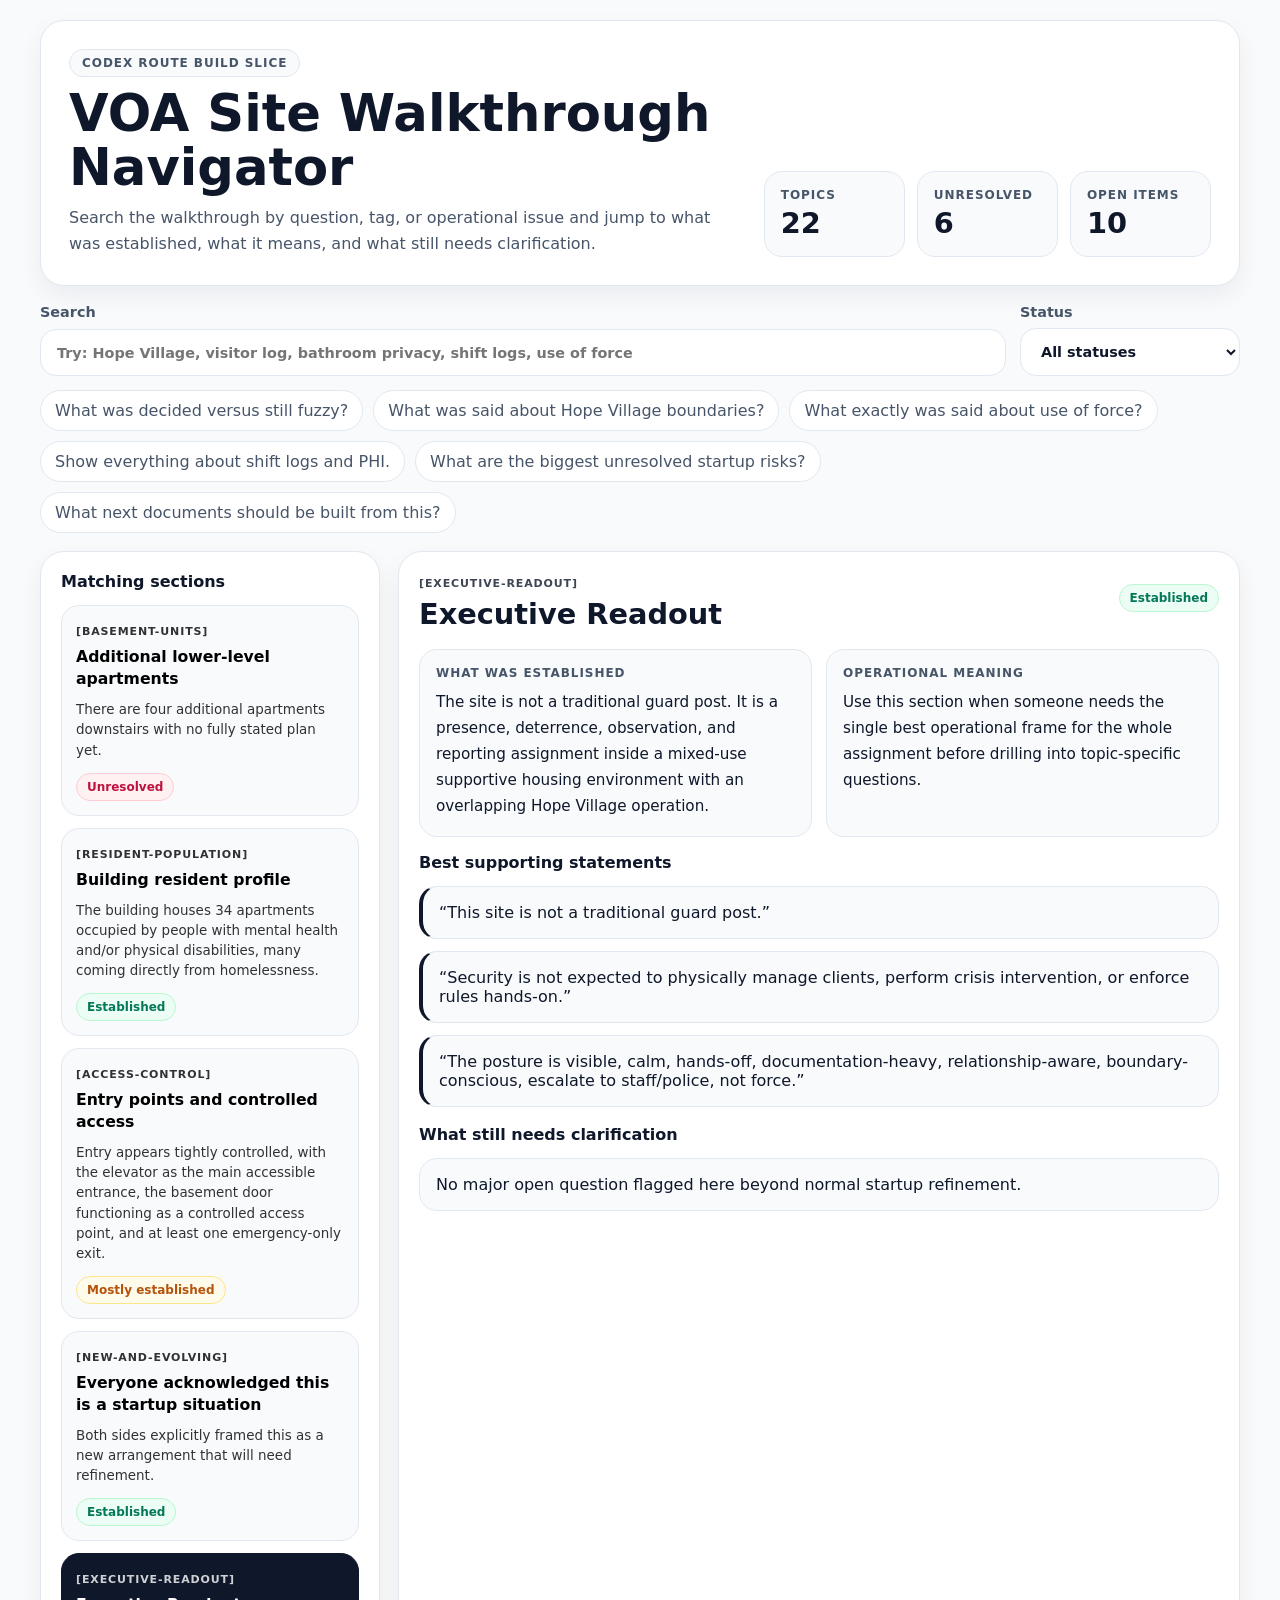
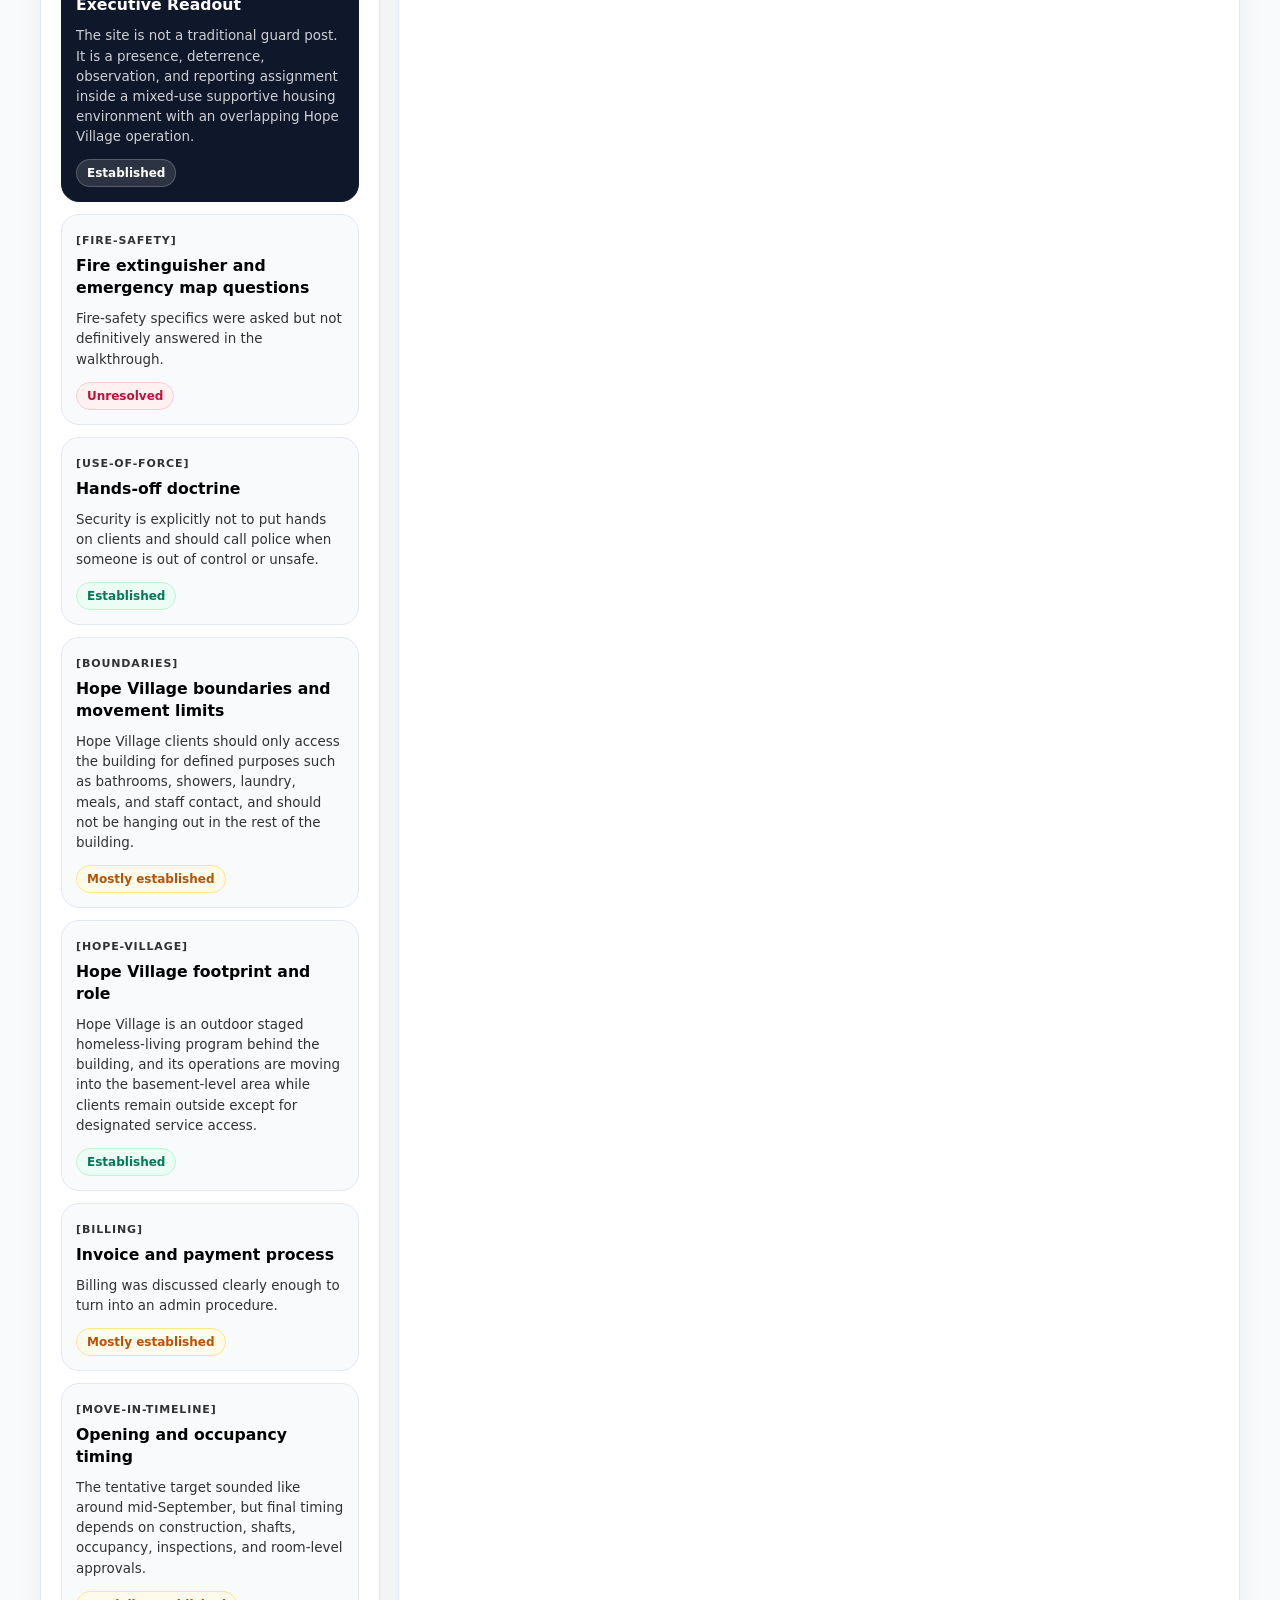
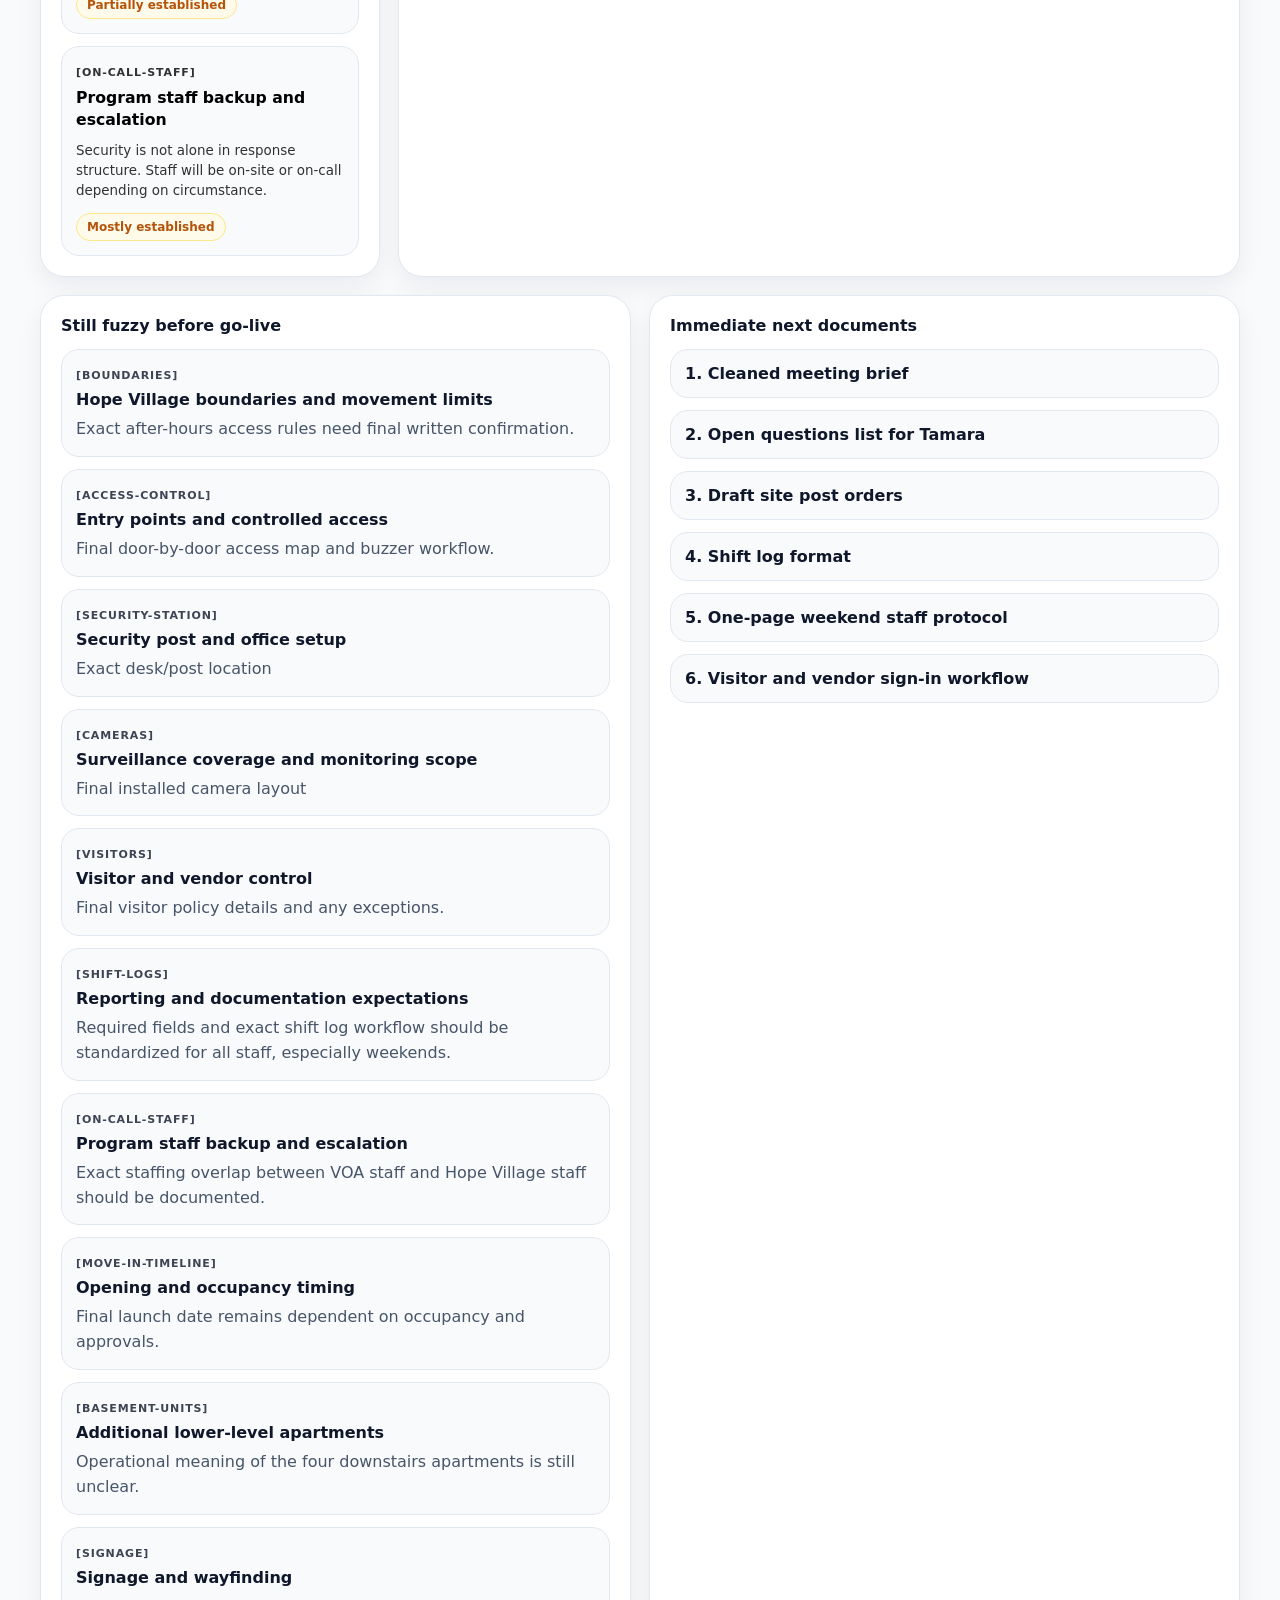
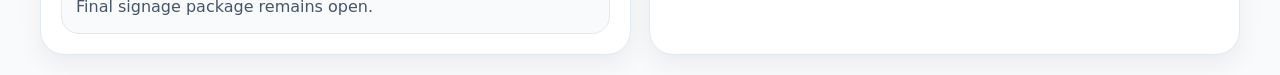
<file: voa-walkthrough/index.html>
<!DOCTYPE html>
<html lang="en">
  <head>
    <meta charset="UTF-8" />
    <meta name="viewport" content="width=device-width, initial-scale=1.0" />
    <title>VOA Walkthrough Navigator</title>
    <link rel="stylesheet" href="./styles.css" />
  </head>
  <body>
    <div class="page">
      <header class="hero">
        <div>
          <p class="eyebrow">Codex route build slice</p>
          <h1>VOA Site Walkthrough Navigator</h1>
          <p class="subtitle">
            Search the walkthrough by question, tag, or operational issue and jump to what was established,
            what it means, and what still needs clarification.
          </p>
        </div>
        <div class="stats" id="stats"></div>
      </header>

      <section class="controls">
        <label class="search-wrap">
          <span>Search</span>
          <input id="searchInput" type="text" placeholder="Try: Hope Village, visitor log, bathroom privacy, shift logs, use of force" />
        </label>
        <label>
          <span>Status</span>
          <select id="statusFilter">
            <option value="all">All statuses</option>
            <option value="established">Established</option>
            <option value="mostly-established">Mostly established</option>
            <option value="partially-established">Partially established</option>
            <option value="unresolved">Unresolved</option>
          </select>
        </label>
      </section>

      <section class="quick-prompts" id="quickPrompts"></section>

      <main class="workspace">
        <aside class="panel panel-list">
          <div class="panel-header">
            <h2>Matching sections</h2>
          </div>
          <div id="topicList" class="topic-list"></div>
        </aside>

        <section class="panel panel-detail">
          <div id="topicDetail"></div>
        </section>
      </main>

      <section class="bottom-grid">
        <section class="panel">
          <div class="panel-header">
            <h2>Still fuzzy before go-live</h2>
          </div>
          <div id="openQuestions" class="stack"></div>
        </section>

        <section class="panel">
          <div class="panel-header">
            <h2>Immediate next documents</h2>
          </div>
          <div id="nextDocs" class="stack"></div>
        </section>
      </section>
    </div>

    <script src="./app.js"></script>
  </body>
</html>
</file>
<file: voa-walkthrough/styles.css>
:root {
  --bg: #f8fafc;
  --panel: #ffffff;
  --panel-soft: #f8fafc;
  --border: #e2e8f0;
  --text: #0f172a;
  --muted: #475569;
  --accent: #0f172a;
  --success-bg: #ecfdf5;
  --success-text: #047857;
  --warn-bg: #fffbeb;
  --warn-text: #b45309;
  --danger-bg: #fff1f2;
  --danger-text: #be123c;
  --shadow: 0 10px 25px rgba(15, 23, 42, 0.06);
  --radius-xl: 24px;
  --radius-lg: 18px;
  --radius-md: 14px;
}

* { box-sizing: border-box; }
html, body { margin: 0; padding: 0; background: var(--bg); color: var(--text); font-family: Inter, ui-sans-serif, system-ui, -apple-system, BlinkMacSystemFont, "Segoe UI", sans-serif; }
button, input, select { font: inherit; }

.page {
  max-width: 1240px;
  margin: 0 auto;
  padding: 20px;
}

.hero, .panel {
  background: var(--panel);
  border: 1px solid var(--border);
  border-radius: var(--radius-xl);
  box-shadow: var(--shadow);
}

.hero {
  display: grid;
  grid-template-columns: 1.5fr 1fr;
  gap: 24px;
  padding: 28px;
}

.eyebrow {
  display: inline-block;
  margin: 0 0 10px;
  padding: 6px 12px;
  border: 1px solid var(--border);
  border-radius: 999px;
  background: var(--panel-soft);
  color: var(--muted);
  font-size: 12px;
  font-weight: 700;
  letter-spacing: 0.08em;
  text-transform: uppercase;
}

h1, h2, h3, p { margin-top: 0; }
h1 { margin-bottom: 10px; font-size: clamp(2rem, 4vw, 3.2rem); line-height: 1.05; }
h2 { margin-bottom: 0; font-size: 1rem; }
.subtitle { margin: 0; color: var(--muted); font-size: 1rem; line-height: 1.65; max-width: 760px; }

.stats {
  display: grid;
  grid-template-columns: repeat(3, 1fr);
  gap: 12px;
  align-self: end;
}

.stat-card {
  border: 1px solid var(--border);
  border-radius: var(--radius-lg);
  background: var(--panel-soft);
  padding: 16px;
}

.stat-card .label {
  color: var(--muted);
  font-size: 12px;
  font-weight: 700;
  letter-spacing: 0.08em;
  text-transform: uppercase;
}

.stat-card .value {
  margin-top: 4px;
  font-size: 1.8rem;
  font-weight: 700;
}

.controls {
  display: grid;
  grid-template-columns: 1fr 220px;
  gap: 14px;
  margin: 18px 0 14px;
}

.controls label {
  display: grid;
  gap: 8px;
  color: var(--muted);
  font-size: 0.9rem;
  font-weight: 600;
}

input, select {
  width: 100%;
  border: 1px solid var(--border);
  border-radius: 16px;
  background: var(--panel);
  padding: 14px 16px;
  color: var(--text);
}

.quick-prompts {
  display: flex;
  flex-wrap: wrap;
  gap: 10px;
  margin-bottom: 18px;
}

.quick-prompts button {
  border: 1px solid var(--border);
  border-radius: 999px;
  background: var(--panel);
  color: var(--muted);
  padding: 10px 14px;
  cursor: pointer;
}

.workspace {
  display: grid;
  grid-template-columns: 340px 1fr;
  gap: 18px;
}

.panel {
  padding: 20px;
}

.panel-header {
  margin-bottom: 14px;
}

.topic-list, .stack {
  display: grid;
  gap: 12px;
}

.topic-card, .detail-card, .callout, .list-item {
  border: 1px solid var(--border);
  border-radius: var(--radius-lg);
  background: var(--panel-soft);
}

.topic-card {
  width: 100%;
  text-align: left;
  padding: 14px;
  cursor: pointer;
}

.topic-card.active {
  background: var(--accent);
  color: white;
  border-color: var(--accent);
}

.topic-card .tag,
.detail-tag,
.list-tag {
  display: inline-block;
  margin-bottom: 8px;
  font-size: 11px;
  font-weight: 800;
  letter-spacing: 0.08em;
  text-transform: uppercase;
  opacity: 0.8;
}

.topic-card .title {
  font-size: 0.98rem;
  font-weight: 700;
  line-height: 1.4;
}

.topic-card .summary {
  margin-top: 10px;
  color: inherit;
  opacity: 0.8;
  font-size: 0.84rem;
  line-height: 1.5;
}

.status-pill {
  display: inline-flex;
  align-items: center;
  gap: 8px;
  margin-top: 12px;
  padding: 6px 10px;
  border-radius: 999px;
  border: 1px solid transparent;
  font-size: 12px;
  font-weight: 700;
}

.status-established { background: var(--success-bg); color: var(--success-text); border-color: #bbf7d0; }
.status-mostly-established, .status-partially-established { background: var(--warn-bg); color: var(--warn-text); border-color: #fde68a; }
.status-unresolved { background: var(--danger-bg); color: var(--danger-text); border-color: #fecdd3; }
.topic-card.active .status-pill { background: rgba(255,255,255,0.12); color: white; border-color: rgba(255,255,255,0.2); }

.detail-header {
  display: flex;
  justify-content: space-between;
  gap: 16px;
  align-items: flex-start;
  margin-bottom: 18px;
}

.detail-header h2 {
  font-size: 1.8rem;
  line-height: 1.15;
}

.detail-grid {
  display: grid;
  grid-template-columns: 1fr 1fr;
  gap: 14px;
  margin-bottom: 16px;
}

.detail-card {
  padding: 16px;
}

.card-label {
  color: var(--muted);
  font-size: 12px;
  font-weight: 800;
  letter-spacing: 0.08em;
  text-transform: uppercase;
}

.card-body {
  margin-top: 10px;
  font-size: 0.95rem;
  line-height: 1.7;
}

.quote-list, .unresolved-list {
  display: grid;
  gap: 12px;
}

.callout {
  padding: 16px;
}

.quote {
  border-left: 4px solid var(--accent);
}

.bottom-grid {
  display: grid;
  grid-template-columns: 1fr 1fr;
  gap: 18px;
  margin-top: 18px;
}

.list-item {
  padding: 14px;
}

.empty {
  border: 1px dashed var(--border);
  border-radius: var(--radius-lg);
  padding: 16px;
  color: var(--muted);
  background: var(--panel-soft);
  line-height: 1.6;
}

@media (max-width: 980px) {
  .hero, .workspace, .bottom-grid, .controls, .detail-grid {
    grid-template-columns: 1fr;
  }
  .stats {
    grid-template-columns: repeat(3, 1fr);
  }
}

@media (max-width: 640px) {
  .page { padding: 14px; }
  .hero, .panel { padding: 16px; }
  .stats { grid-template-columns: 1fr; }
}
</file>
